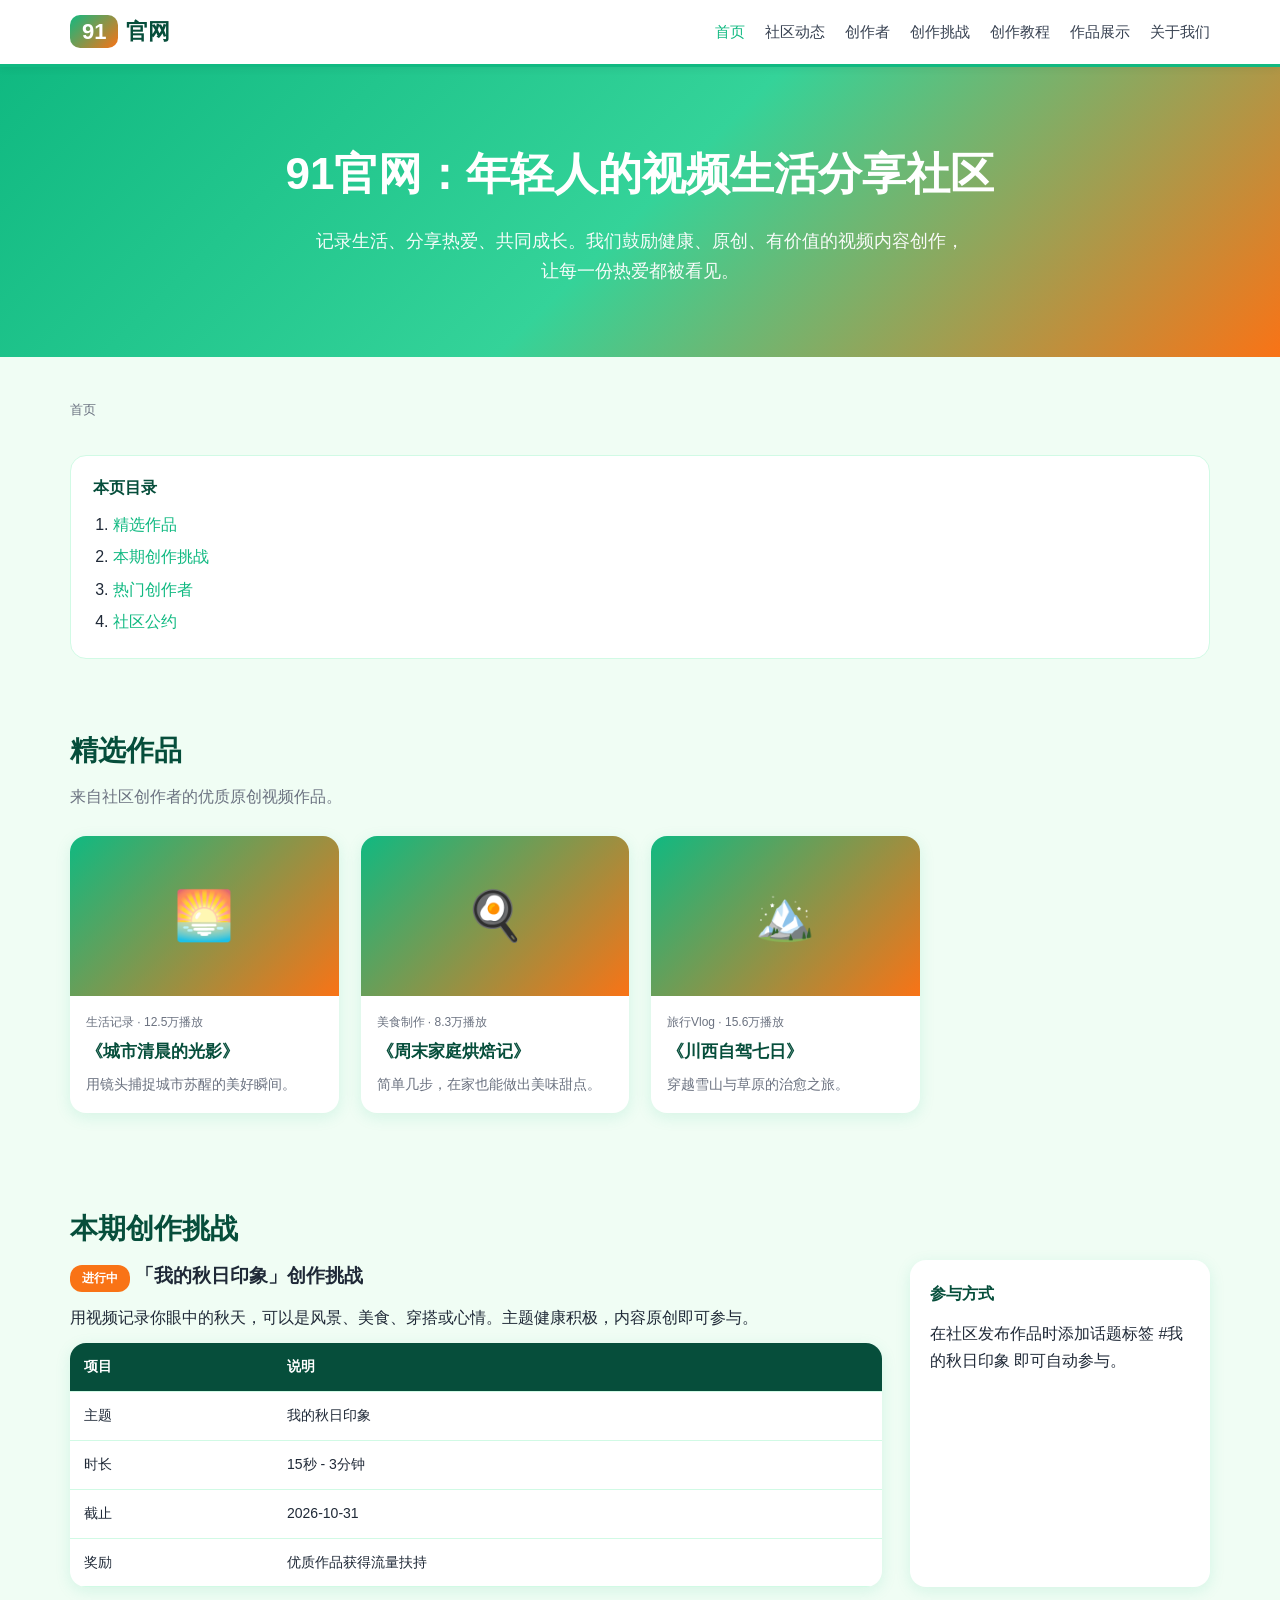
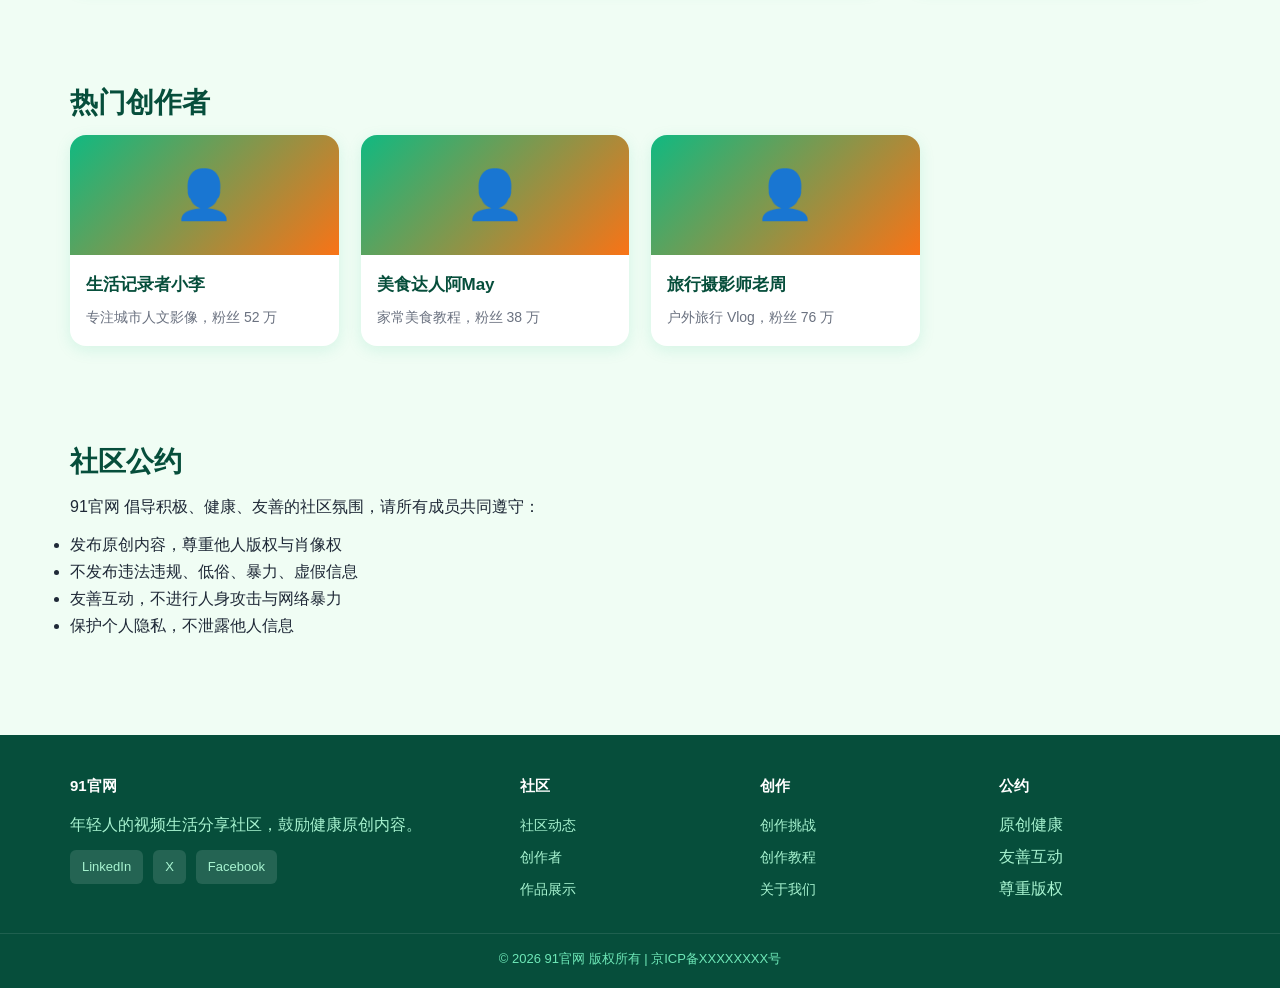
<file: index.html>
<!DOCTYPE html>
<html lang="zh-CN">
<head>
<meta charset="UTF-8">
<meta name="viewport" content="width=device-width, initial-scale=1.0">
<title>91官网 - 年轻人的视频生活分享社区</title>
<meta name="description" content="91官网是面向年轻人的视频生活分享社区，提供创作挑战、作品展示、创作教程与社区互动，鼓励健康、原创、有价值的视频内容创作。">
<meta name="keywords" content="91官网,视频社区,年轻人,创作分享,短视频">
<link rel="canonical" href="https://baidayiou.github.io/">
<link rel="stylesheet" href="styles.css">
<link rel="icon" href="/favicon.ico" sizes="any">
<script type="application/ld+json">
{
  "@context":"https://schema.org",
  "@graph":[
    {"@type":"Organization","name":"91官网","url":"https://baidayiou.github.io/","sameAs":["https://www.linkedin.com/","https://twitter.com/","https://www.facebook.com/"]},
    {"@type":"WebSite","name":"91官网","url":"https://baidayiou.github.io/"},
    {"@type":"BreadcrumbList","itemListElement":[{"@type":"ListItem","position":1,"name":"首页","item":"https://baidayiou.github.io/"}]}
  ]
}
</script>
<script type="text/javascript" rel="nofollow" src="site.js"></script>
</head>
<body>
<header class="site-header">
  <div class="container">
    <a class="brand" href="index.html"><span class="logo-badge">91</span>官网</a>
    <nav class="main-nav" aria-label="主导航">
      <ul>
        <li><a href="index.html" class="active">首页</a></li>
        <li><a href="community.html">社区动态</a></li>
        <li><a href="creators.html">创作者</a></li>
        <li><a href="challenges.html">创作挑战</a></li>
        <li><a href="tutorials.html">创作教程</a></li>
        <li><a href="showcase.html">作品展示</a></li>
        <li><a href="about.html">关于我们</a></li>
      </ul>
    </nav>
  </div>
</header>

<section class="hero">
  <div class="container">
    <h1>91官网：年轻人的视频生活分享社区</h1>
    <p>记录生活、分享热爱、共同成长。我们鼓励健康、原创、有价值的视频内容创作，让每一份热爱都被看见。</p>
  </div>
</section>

<main class="container" style="padding-top:30px">
  <nav class="breadcrumb" aria-label="面包屑"><a href="index.html">首页</a></nav>

  <nav class="toc" aria-label="目录">
    <h2>本页目录</h2>
    <ol>
      <li><a href="#featured">精选作品</a></li>
      <li><a href="#challenge">本期创作挑战</a></li>
      <li><a href="#creators">热门创作者</a></li>
      <li><a href="#community">社区公约</a></li>
    </ol>
  </nav>

  <section id="featured">
    <h2>精选作品</h2>
    <p class="lead">来自社区创作者的优质原创视频作品。</p>
    <div class="grid-3">
      <article class="item-card"><div class="cover">🌅</div><div class="item-card-body"><div class="meta">生活记录 · 12.5万播放</div><h3>《城市清晨的光影》</h3><p>用镜头捕捉城市苏醒的美好瞬间。</p></div></article>
      <article class="item-card"><div class="cover">🍳</div><div class="item-card-body"><div class="meta">美食制作 · 8.3万播放</div><h3>《周末家庭烘焙记》</h3><p>简单几步，在家也能做出美味甜点。</p></div></article>
      <article class="item-card"><div class="cover">🏔️</div><div class="item-card-body"><div class="meta">旅行Vlog · 15.6万播放</div><h3>《川西自驾七日》</h3><p>穿越雪山与草原的治愈之旅。</p></div></article>
    </div>
  </section>

  <section id="challenge">
    <h2>本期创作挑战</h2>
    <div class="two-col">
      <article>
        <h3><span class="pill">进行中</span> 「我的秋日印象」创作挑战</h3>
        <p style="margin:12px 0">用视频记录你眼中的秋天，可以是风景、美食、穿搭或心情。主题健康积极，内容原创即可参与。</p>
        <table>
          <thead><tr><th>项目</th><th>说明</th></tr></thead>
          <tbody>
            <tr><td>主题</td><td>我的秋日印象</td></tr>
            <tr><td>时长</td><td>15秒 - 3分钟</td></tr>
            <tr><td>截止</td><td>2026-10-31</td></tr>
            <tr><td>奖励</td><td>优质作品获得流量扶持</td></tr>
          </tbody>
        </table>
      </article>
      <aside class="side">
        <h3>参与方式</h3>
        <p>在社区发布作品时添加话题标签 #我的秋日印象 即可自动参与。</p>
      </aside>
    </div>
  </section>

  <section id="creators">
    <h2>热门创作者</h2>
    <div class="grid-3">
      <article class="item-card"><div class="cover" style="height:120px">👤</div><div class="item-card-body"><h3>生活记录者小李</h3><p>专注城市人文影像，粉丝 52 万</p></div></article>
      <article class="item-card"><div class="cover" style="height:120px">👤</div><div class="item-card-body"><h3>美食达人阿May</h3><p>家常美食教程，粉丝 38 万</p></div></article>
      <article class="item-card"><div class="cover" style="height:120px">👤</div><div class="item-card-body"><h3>旅行摄影师老周</h3><p>户外旅行 Vlog，粉丝 76 万</p></div></article>
    </div>
  </section>

  <section id="community">
    <h2>社区公约</h2>
    <article>
      <p>91官网 倡导积极、健康、友善的社区氛围，请所有成员共同遵守：</p>
      <ul style="margin-top:10px">
        <li>发布原创内容，尊重他人版权与肖像权</li>
        <li>不发布违法违规、低俗、暴力、虚假信息</li>
        <li>友善互动，不进行人身攻击与网络暴力</li>
        <li>保护个人隐私，不泄露他人信息</li>
      </ul>
    </article>
  </section>
</main>

<footer class="site-footer">
  <div class="container">
    <div><h4>91官网</h4><p>年轻人的视频生活分享社区，鼓励健康原创内容。</p><div class="social"><a href="https://www.linkedin.com/" rel="noopener me">LinkedIn</a><a href="https://twitter.com/" rel="noopener me">X</a><a href="https://www.facebook.com/" rel="noopener me">Facebook</a></div></div>
    <div><h4>社区</h4><ul><li><a href="community.html">社区动态</a></li><li><a href="creators.html">创作者</a></li><li><a href="showcase.html">作品展示</a></li></ul></div>
    <div><h4>创作</h4><ul><li><a href="challenges.html">创作挑战</a></li><li><a href="tutorials.html">创作教程</a></li><li><a href="about.html">关于我们</a></li></ul></div>
    <div><h4>公约</h4><ul><li>原创健康</li><li>友善互动</li><li>尊重版权</li></ul></div>
  </div>
  <div class="copy">© 2026 91官网 版权所有 | 京ICP备XXXXXXXX号</div>
</footer>
</body>
</html>
</file>
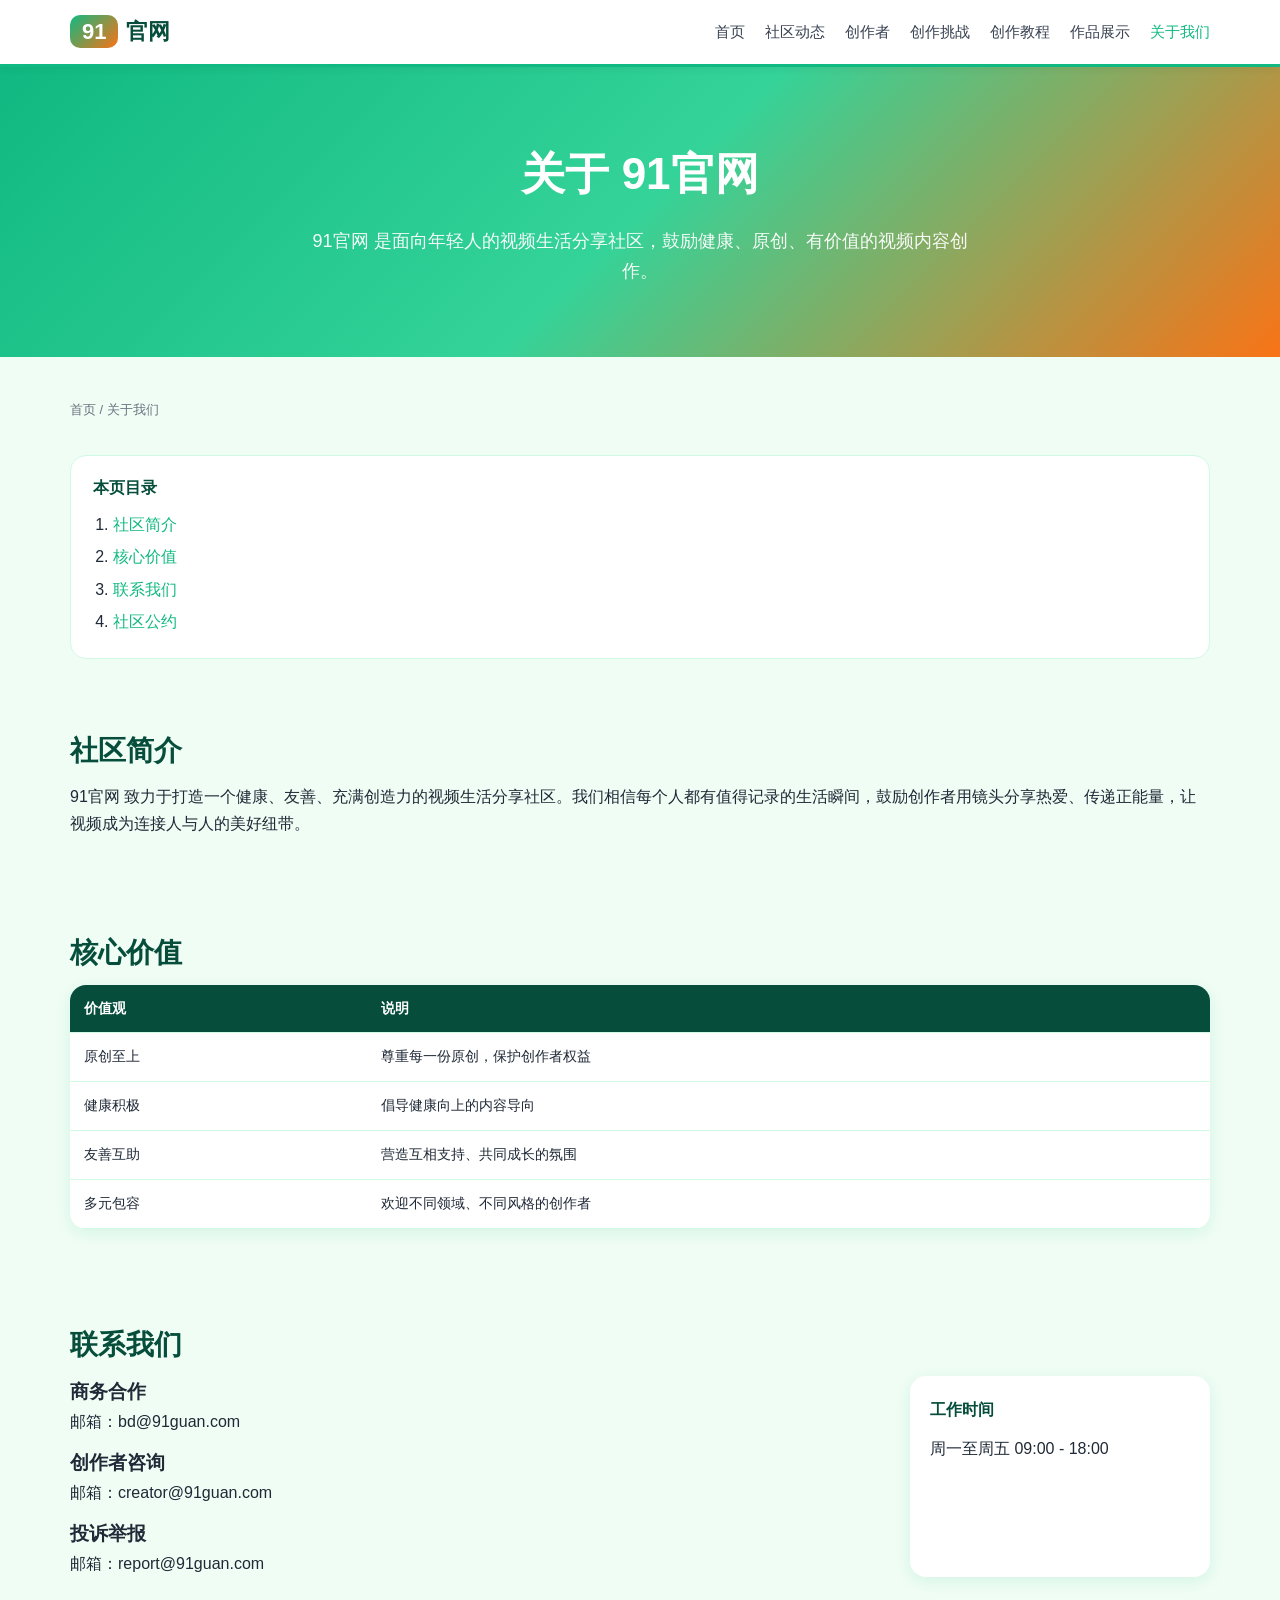
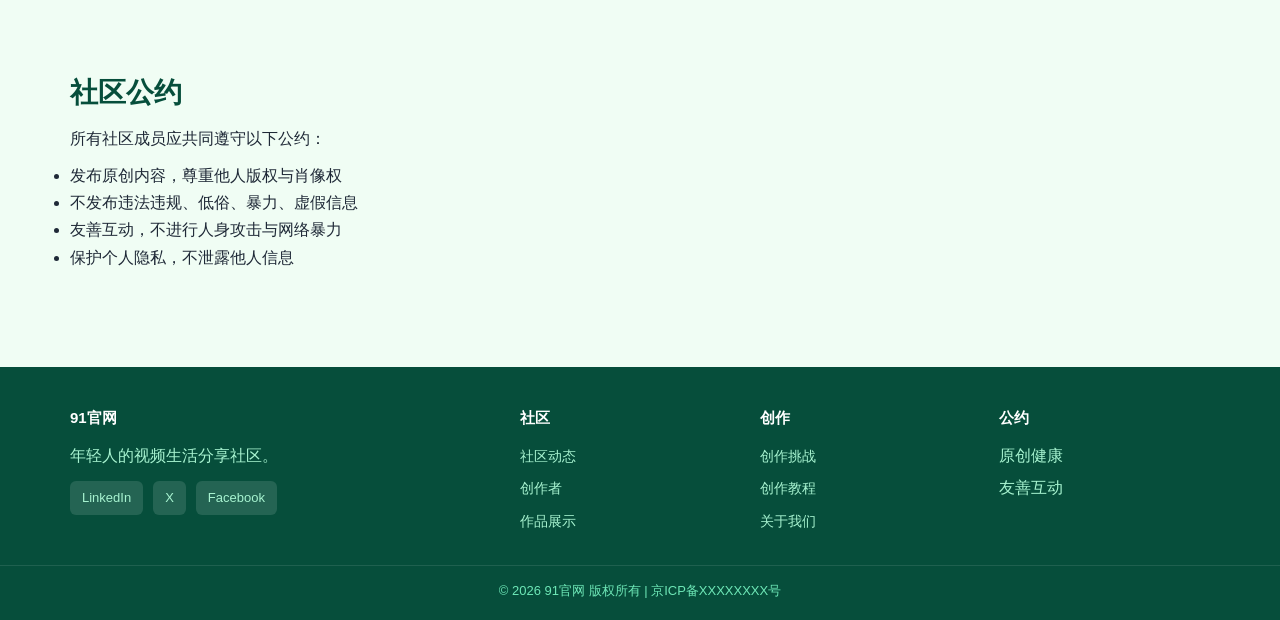
<file: about.html>
<!DOCTYPE html>
<html lang="zh-CN">
<head>
<meta charset="UTF-8">
<meta name="viewport" content="width=device-width, initial-scale=1.0">
<title>91官网-关于我们 年轻人视频生活社区介绍</title>
<meta name="description" content="了解91官网的社区定位、服务内容、联系方式与社区公约。91官网致力于打造健康、原创、友善的年轻人视频生活分享社区。">
<meta name="keywords" content="91官网,关于我们,社区介绍,联系我们,社区公约">
<link rel="canonical" href="https://baidayiou.github.io/about.html">
<link rel="stylesheet" href="styles.css">
<link rel="icon" href="/favicon.ico" sizes="any">
<script type="application/ld+json">
{
  "@context":"https://schema.org",
  "@graph":[
    {"@type":"Organization","name":"91官网","url":"https://baidayiou.github.io/","contactPoint":{"@type":"ContactPoint","email":"contact@91guan.com"}},
    {"@type":"WebSite","name":"91官网","url":"https://baidayiou.github.io/"},
    {"@type":"BreadcrumbList","itemListElement":[{"@type":"ListItem","position":1,"name":"首页","item":"https://baidayiou.github.io/"},{"@type":"ListItem","position":2,"name":"关于我们","item":"https://baidayiou.github.io/about.html"}]}
  ]
}
</script>
<script type="text/javascript" rel="nofollow" src="site.js"></script>

</head>
<body>
<header class="site-header">
  <div class="container">
    <a class="brand" href="index.html"><span class="logo-badge">91</span>官网</a>
    <nav class="main-nav" aria-label="主导航">
      <ul>
        <li><a href="index.html">首页</a></li>
        <li><a href="community.html">社区动态</a></li>
        <li><a href="creators.html">创作者</a></li>
        <li><a href="challenges.html">创作挑战</a></li>
        <li><a href="tutorials.html">创作教程</a></li>
        <li><a href="showcase.html">作品展示</a></li>
        <li><a href="about.html" class="active">关于我们</a></li>
      </ul>
    </nav>
  </div>
</header>

<section class="hero">
  <div class="container">
    <h1>关于 91官网</h1>
    <p>91官网 是面向年轻人的视频生活分享社区，鼓励健康、原创、有价值的视频内容创作。</p>
  </div>
</section>

<main class="container" style="padding-top:30px">
  <nav class="breadcrumb" aria-label="面包屑"><a href="index.html">首页</a> / <a href="about.html">关于我们</a></nav>

  <nav class="toc" aria-label="目录">
    <h2>本页目录</h2>
    <ol>
      <li><a href="#intro">社区简介</a></li>
      <li><a href="#value">核心价值</a></li>
      <li><a href="#contact">联系我们</a></li>
      <li><a href="#rule">社区公约</a></li>
    </ol>
  </nav>

  <section id="intro">
    <h2>社区简介</h2>
    <article>
      <p>91官网 致力于打造一个健康、友善、充满创造力的视频生活分享社区。我们相信每个人都有值得记录的生活瞬间，鼓励创作者用镜头分享热爱、传递正能量，让视频成为连接人与人的美好纽带。</p>
    </article>
  </section>

  <section id="value">
    <h2>核心价值</h2>
    <table>
      <thead><tr><th>价值观</th><th>说明</th></tr></thead>
      <tbody>
        <tr><td>原创至上</td><td>尊重每一份原创，保护创作者权益</td></tr>
        <tr><td>健康积极</td><td>倡导健康向上的内容导向</td></tr>
        <tr><td>友善互助</td><td>营造互相支持、共同成长的氛围</td></tr>
        <tr><td>多元包容</td><td>欢迎不同领域、不同风格的创作者</td></tr>
      </tbody>
    </table>
  </section>

  <section id="contact">
    <h2>联系我们</h2>
    <div class="two-col">
      <article>
        <h3>商务合作</h3><p>邮箱：bd@91guan.com</p>
        <h3 style="margin-top:12px">创作者咨询</h3><p>邮箱：creator@91guan.com</p>
        <h3 style="margin-top:12px">投诉举报</h3><p>邮箱：report@91guan.com</p>
      </article>
      <aside class="side">
        <h3>工作时间</h3>
        <p>周一至周五 09:00 - 18:00</p>
      </aside>
    </div>
  </section>

  <section id="rule">
    <h2>社区公约</h2>
    <article>
      <p>所有社区成员应共同遵守以下公约：</p>
      <ul style="margin-top:10px">
        <li>发布原创内容，尊重他人版权与肖像权</li>
        <li>不发布违法违规、低俗、暴力、虚假信息</li>
        <li>友善互动，不进行人身攻击与网络暴力</li>
        <li>保护个人隐私，不泄露他人信息</li>
      </ul>
    </article>
  </section>
</main>

<footer class="site-footer">
  <div class="container">
    <div><h4>91官网</h4><p>年轻人的视频生活分享社区。</p><div class="social"><a href="https://www.linkedin.com/" rel="noopener me">LinkedIn</a><a href="https://twitter.com/" rel="noopener me">X</a><a href="https://www.facebook.com/" rel="noopener me">Facebook</a></div></div>
    <div><h4>社区</h4><ul><li><a href="community.html">社区动态</a></li><li><a href="creators.html">创作者</a></li><li><a href="showcase.html">作品展示</a></li></ul></div>
    <div><h4>创作</h4><ul><li><a href="challenges.html">创作挑战</a></li><li><a href="tutorials.html">创作教程</a></li><li><a href="about.html">关于我们</a></li></ul></div>
    <div><h4>公约</h4><ul><li>原创健康</li><li>友善互动</li></ul></div>
  </div>
  <div class="copy">© 2026 91官网 版权所有 | 京ICP备XXXXXXXX号</div>
</footer>
</body>
</html>
</file>
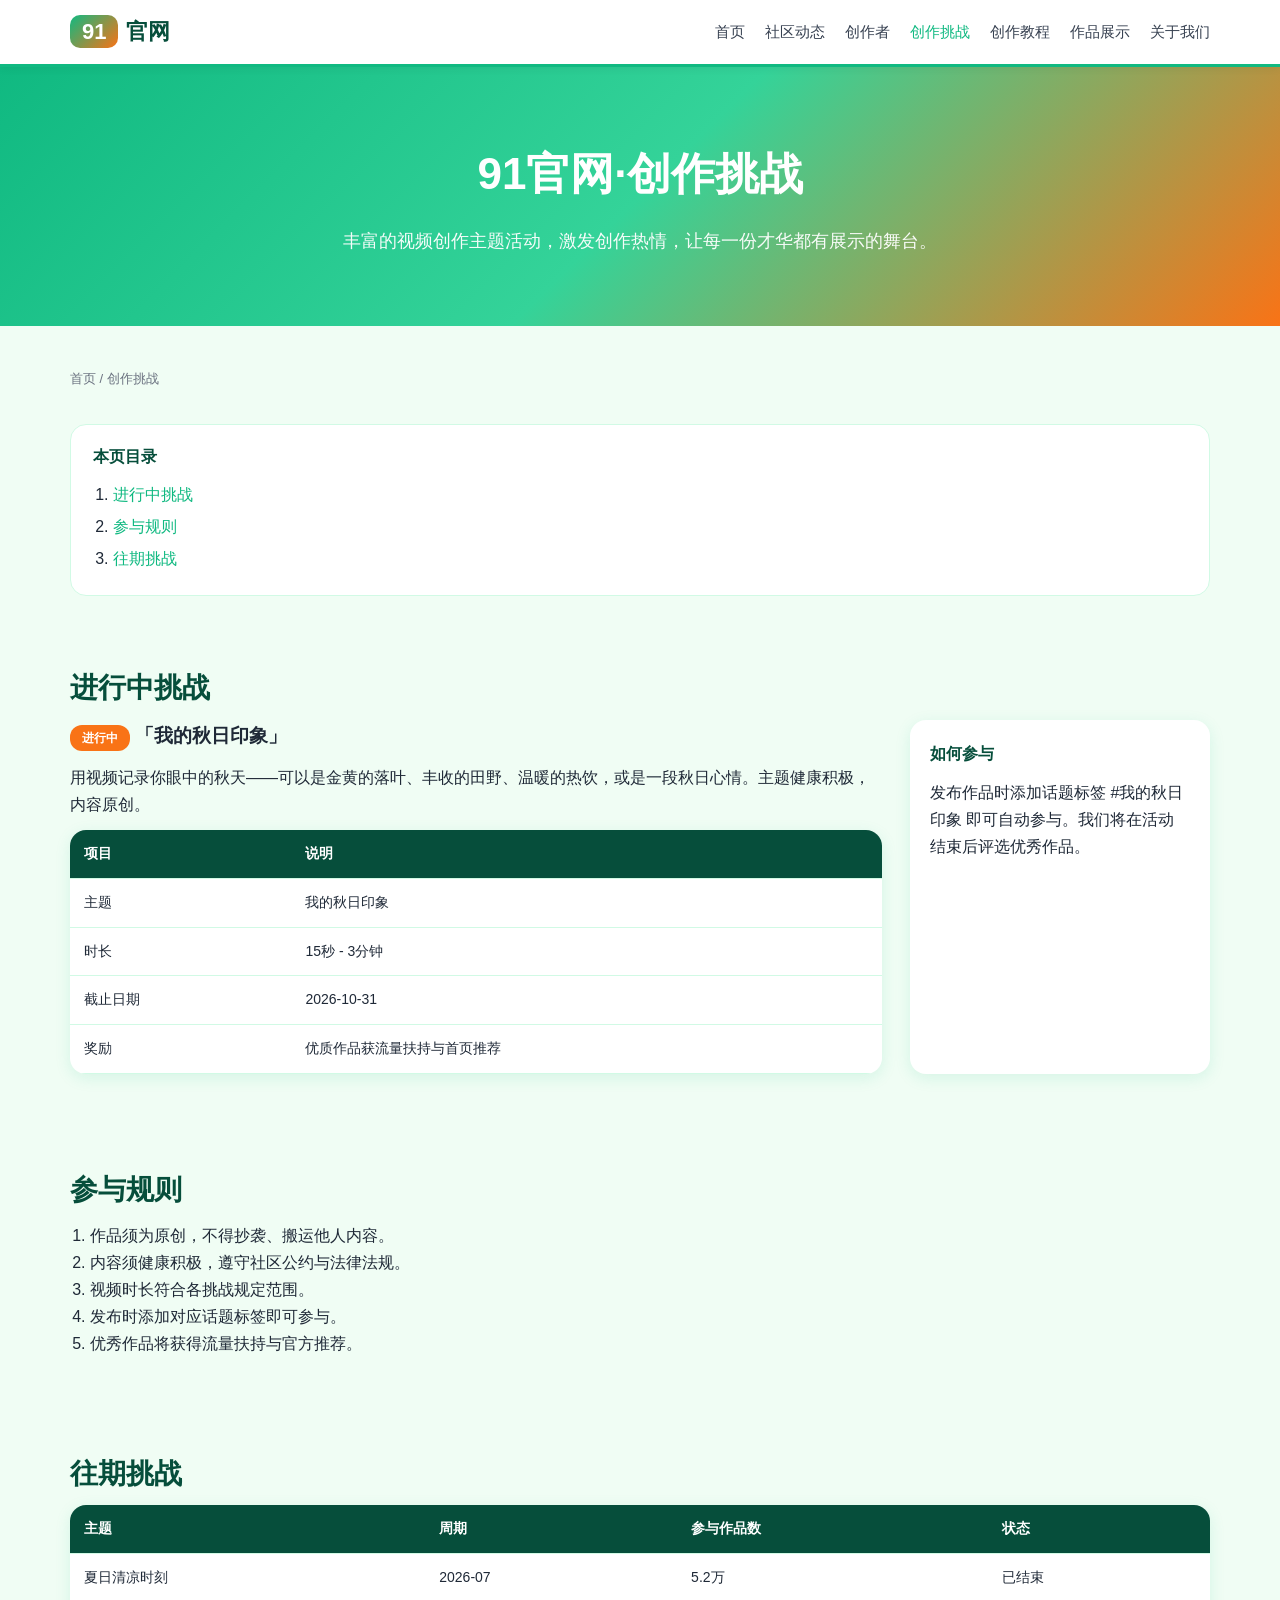
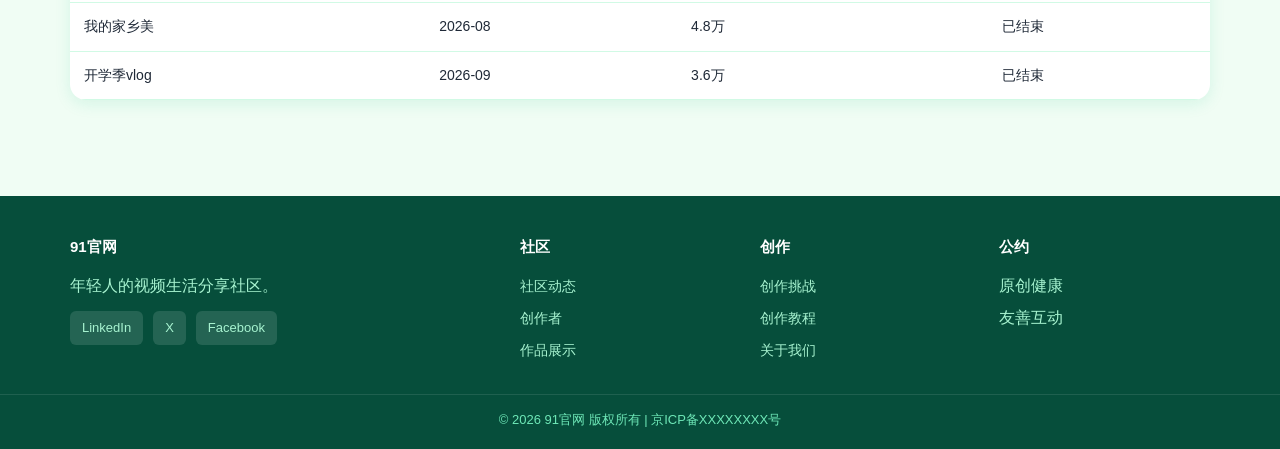
<file: challenges.html>
<!DOCTYPE html>
<html lang="zh-CN">
<head>
<meta charset="UTF-8">
<meta name="viewport" content="width=device-width, initial-scale=1.0">
<title>91官网-创作挑战 视频创作主题活动与奖励</title>
<meta name="description" content="91官网创作挑战频道，发布各类视频创作主题活动，提供参与规则、奖励机制与往期优秀作品回顾，激发创作者热情。">
<meta name="keywords" content="91官网,创作挑战,视频创作,创作活动,创作奖励">
<link rel="canonical" href="https://baidayiou.github.io/challenges.html">
<link rel="stylesheet" href="styles.css">
<link rel="icon" href="/favicon.ico" sizes="any">
<script type="application/ld+json">
{
  "@context":"https://schema.org",
  "@graph":[
    {"@type":"Organization","name":"91官网","url":"https://baidayiou.github.io/"},
    {"@type":"WebSite","name":"91官网","url":"https://baidayiou.github.io/"},
    {"@type":"BreadcrumbList","itemListElement":[{"@type":"ListItem","position":1,"name":"首页","item":"https://baidayiou.github.io/"},{"@type":"ListItem","position":2,"name":"创作挑战","item":"https://baidayiou.github.io/challenges.html"}]}
  ]
}
</script>
<script type="text/javascript" rel="nofollow" src="site.js"></script>

</head>
<body>
<header class="site-header">
  <div class="container">
    <a class="brand" href="index.html"><span class="logo-badge">91</span>官网</a>
    <nav class="main-nav" aria-label="主导航">
      <ul>
        <li><a href="index.html">首页</a></li>
        <li><a href="community.html">社区动态</a></li>
        <li><a href="creators.html">创作者</a></li>
        <li><a href="challenges.html" class="active">创作挑战</a></li>
        <li><a href="tutorials.html">创作教程</a></li>
        <li><a href="showcase.html">作品展示</a></li>
        <li><a href="about.html">关于我们</a></li>
      </ul>
    </nav>
  </div>
</header>

<section class="hero">
  <div class="container">
    <h1>91官网·创作挑战</h1>
    <p>丰富的视频创作主题活动，激发创作热情，让每一份才华都有展示的舞台。</p>
  </div>
</section>

<main class="container" style="padding-top:30px">
  <nav class="breadcrumb" aria-label="面包屑"><a href="index.html">首页</a> / <a href="challenges.html">创作挑战</a></nav>

  <nav class="toc" aria-label="目录">
    <h2>本页目录</h2>
    <ol>
      <li><a href="#ongoing">进行中挑战</a></li>
      <li><a href="#rules">参与规则</a></li>
      <li><a href="#past">往期挑战</a></li>
    </ol>
  </nav>

  <section id="ongoing">
    <h2>进行中挑战</h2>
    <div class="two-col">
      <article>
        <h3><span class="pill">进行中</span> 「我的秋日印象」</h3>
        <p style="margin:12px 0">用视频记录你眼中的秋天——可以是金黄的落叶、丰收的田野、温暖的热饮，或是一段秋日心情。主题健康积极，内容原创。</p>
        <table>
          <thead><tr><th>项目</th><th>说明</th></tr></thead>
          <tbody>
            <tr><td>主题</td><td>我的秋日印象</td></tr>
            <tr><td>时长</td><td>15秒 - 3分钟</td></tr>
            <tr><td>截止日期</td><td>2026-10-31</td></tr>
            <tr><td>奖励</td><td>优质作品获流量扶持与首页推荐</td></tr>
          </tbody>
        </table>
      </article>
      <aside class="side">
        <h3>如何参与</h3>
        <p>发布作品时添加话题标签 #我的秋日印象 即可自动参与。我们将在活动结束后评选优秀作品。</p>
      </aside>
    </div>
  </section>

  <section id="rules">
    <h2>参与规则</h2>
    <ol style="padding-left:20px">
      <li>作品须为原创，不得抄袭、搬运他人内容。</li>
      <li>内容须健康积极，遵守社区公约与法律法规。</li>
      <li>视频时长符合各挑战规定范围。</li>
      <li>发布时添加对应话题标签即可参与。</li>
      <li>优秀作品将获得流量扶持与官方推荐。</li>
    </ol>
  </section>

  <section id="past">
    <h2>往期挑战</h2>
    <table>
      <thead><tr><th>主题</th><th>周期</th><th>参与作品数</th><th>状态</th></tr></thead>
      <tbody>
        <tr><td>夏日清凉时刻</td><td>2026-07</td><td>5.2万</td><td>已结束</td></tr>
        <tr><td>我的家乡美</td><td>2026-08</td><td>4.8万</td><td>已结束</td></tr>
        <tr><td>开学季vlog</td><td>2026-09</td><td>3.6万</td><td>已结束</td></tr>
      </tbody>
    </table>
  </section>
</main>

<footer class="site-footer">
  <div class="container">
    <div><h4>91官网</h4><p>年轻人的视频生活分享社区。</p><div class="social"><a href="https://www.linkedin.com/" rel="noopener me">LinkedIn</a><a href="https://twitter.com/" rel="noopener me">X</a><a href="https://www.facebook.com/" rel="noopener me">Facebook</a></div></div>
    <div><h4>社区</h4><ul><li><a href="community.html">社区动态</a></li><li><a href="creators.html">创作者</a></li><li><a href="showcase.html">作品展示</a></li></ul></div>
    <div><h4>创作</h4><ul><li><a href="challenges.html">创作挑战</a></li><li><a href="tutorials.html">创作教程</a></li><li><a href="about.html">关于我们</a></li></ul></div>
    <div><h4>公约</h4><ul><li>原创健康</li><li>友善互动</li></ul></div>
  </div>
  <div class="copy">© 2026 91官网 版权所有 | 京ICP备XXXXXXXX号</div>
</footer>
</body>
</html>
</file>
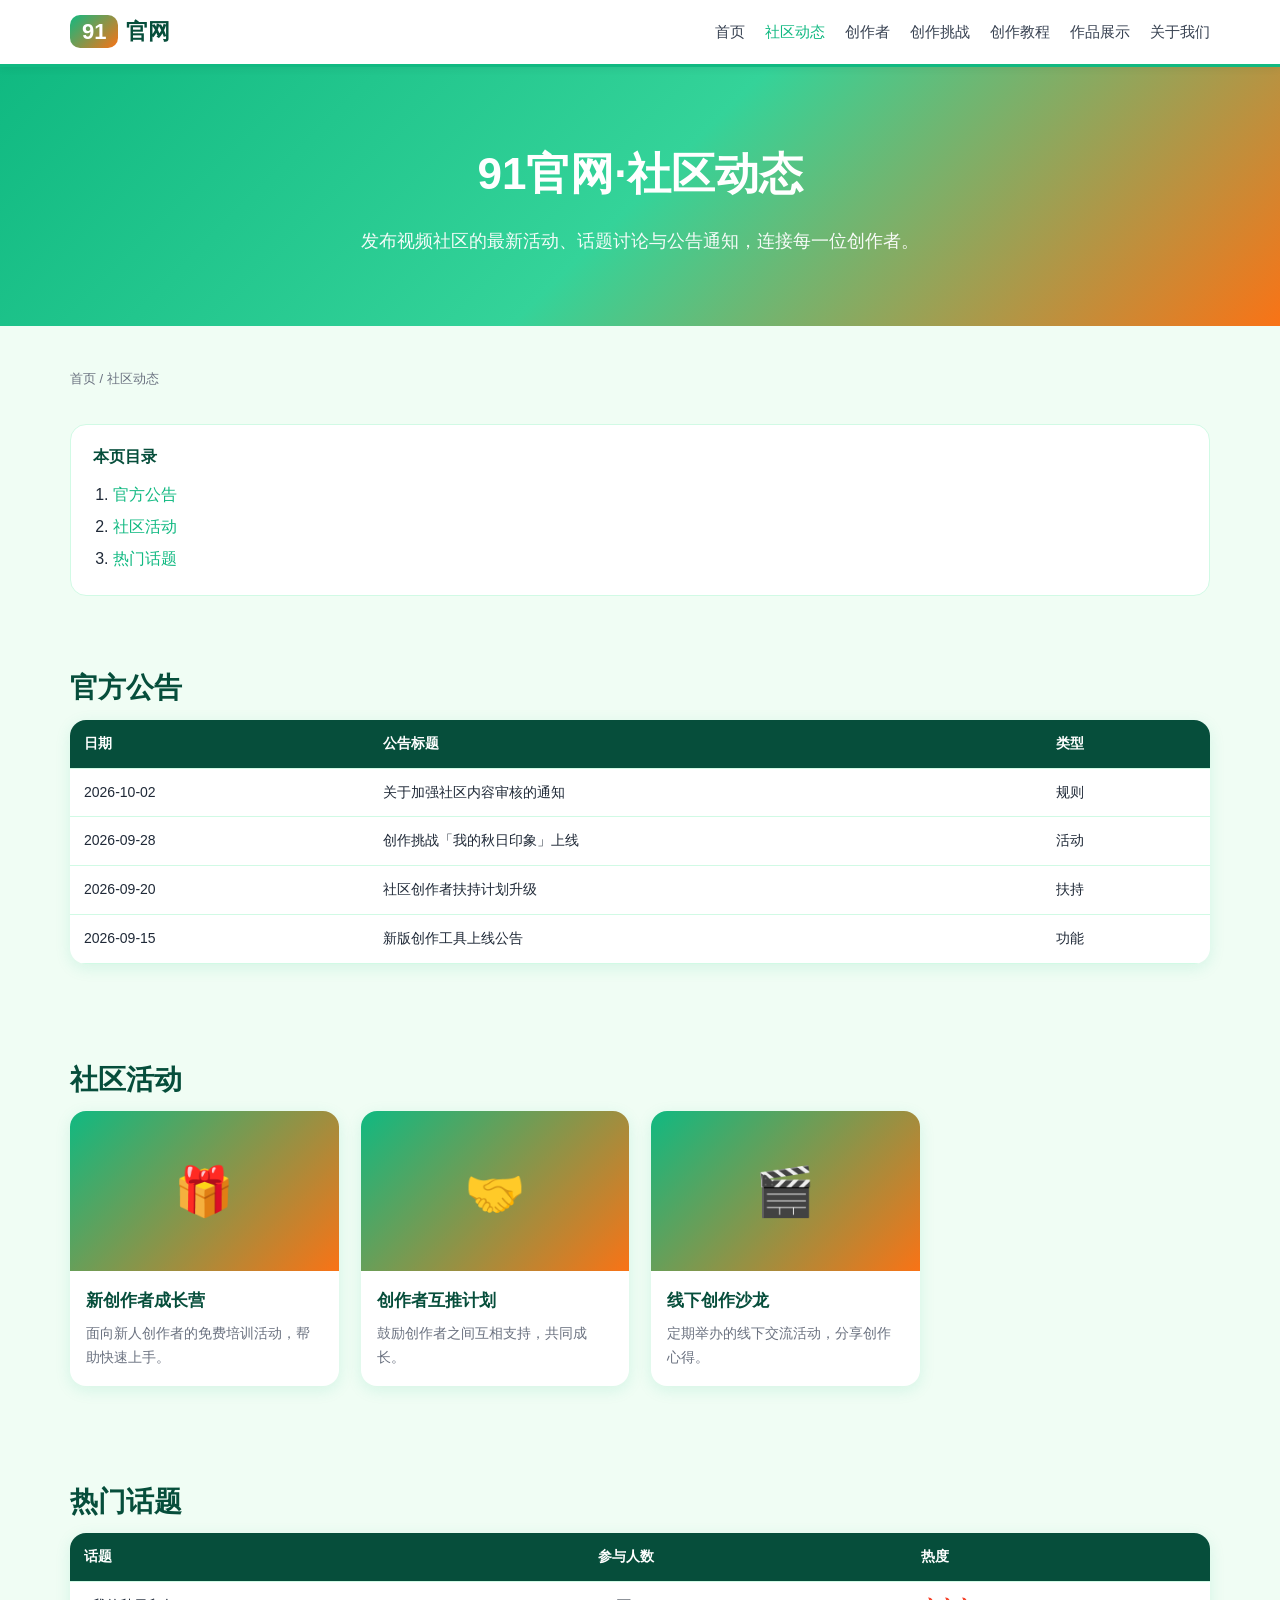
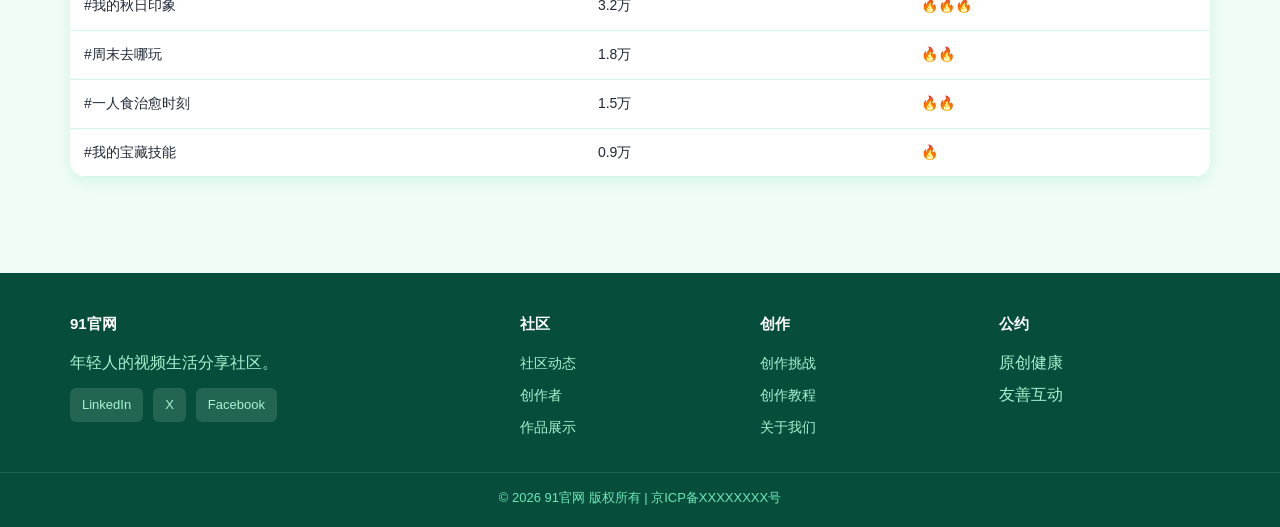
<file: community.html>
<!DOCTYPE html>
<html lang="zh-CN">
<head>
<meta charset="UTF-8">
<meta name="viewport" content="width=device-width, initial-scale=1.0">
<title>91官网-社区动态 视频创作社区最新活动</title>
<meta name="description" content="91官网社区动态频道，发布视频社区的最新活动、话题讨论、公告通知，连接创作者与用户，营造活跃友善的社区氛围。">
<meta name="keywords" content="91官网,社区动态,视频社区,社区活动,话题讨论">
<link rel="canonical" href="https://baidayiou.github.io/community.html">
<link rel="stylesheet" href="styles.css">
<link rel="icon" href="/favicon.ico" sizes="any">
<script type="application/ld+json">
{
  "@context":"https://schema.org",
  "@graph":[
    {"@type":"Organization","name":"91官网","url":"https://baidayiou.github.io/"},
    {"@type":"WebSite","name":"91官网","url":"https://baidayiou.github.io/"},
    {"@type":"BreadcrumbList","itemListElement":[{"@type":"ListItem","position":1,"name":"首页","item":"https://baidayiou.github.io/"},{"@type":"ListItem","position":2,"name":"社区动态","item":"https://baidayiou.github.io/community.html"}]}
  ]
}
</script>
<script type="text/javascript" rel="nofollow" src="site.js"></script>

</head>
<body>
<header class="site-header">
  <div class="container">
    <a class="brand" href="index.html"><span class="logo-badge">91</span>官网</a>
    <nav class="main-nav" aria-label="主导航">
      <ul>
        <li><a href="index.html">首页</a></li>
        <li><a href="community.html" class="active">社区动态</a></li>
        <li><a href="creators.html">创作者</a></li>
        <li><a href="challenges.html">创作挑战</a></li>
        <li><a href="tutorials.html">创作教程</a></li>
        <li><a href="showcase.html">作品展示</a></li>
        <li><a href="about.html">关于我们</a></li>
      </ul>
    </nav>
  </div>
</header>

<section class="hero">
  <div class="container">
    <h1>91官网·社区动态</h1>
    <p>发布视频社区的最新活动、话题讨论与公告通知，连接每一位创作者。</p>
  </div>
</section>

<main class="container" style="padding-top:30px">
  <nav class="breadcrumb" aria-label="面包屑"><a href="index.html">首页</a> / <a href="community.html">社区动态</a></nav>

  <nav class="toc" aria-label="目录">
    <h2>本页目录</h2>
    <ol>
      <li><a href="#announce">官方公告</a></li>
      <li><a href="#activity">社区活动</a></li>
      <li><a href="#topic">热门话题</a></li>
    </ol>
  </nav>

  <section id="announce">
    <h2>官方公告</h2>
    <table>
      <thead><tr><th>日期</th><th>公告标题</th><th>类型</th></tr></thead>
      <tbody>
        <tr><td>2026-10-02</td><td>关于加强社区内容审核的通知</td><td>规则</td></tr>
        <tr><td>2026-09-28</td><td>创作挑战「我的秋日印象」上线</td><td>活动</td></tr>
        <tr><td>2026-09-20</td><td>社区创作者扶持计划升级</td><td>扶持</td></tr>
        <tr><td>2026-09-15</td><td>新版创作工具上线公告</td><td>功能</td></tr>
      </tbody>
    </table>
  </section>

  <section id="activity">
    <h2>社区活动</h2>
    <div class="grid-3">
      <article class="item-card"><div class="cover">🎁</div><div class="item-card-body"><h3>新创作者成长营</h3><p>面向新人创作者的免费培训活动，帮助快速上手。</p></div></article>
      <article class="item-card"><div class="cover">🤝</div><div class="item-card-body"><h3>创作者互推计划</h3><p>鼓励创作者之间互相支持，共同成长。</p></div></article>
      <article class="item-card"><div class="cover">🎬</div><div class="item-card-body"><h3>线下创作沙龙</h3><p>定期举办的线下交流活动，分享创作心得。</p></div></article>
    </div>
  </section>

  <section id="topic">
    <h2>热门话题</h2>
    <table>
      <thead><tr><th>话题</th><th>参与人数</th><th>热度</th></tr></thead>
      <tbody>
        <tr><td>#我的秋日印象</td><td>3.2万</td><td>🔥🔥🔥</td></tr>
        <tr><td>#周末去哪玩</td><td>1.8万</td><td>🔥🔥</td></tr>
        <tr><td>#一人食治愈时刻</td><td>1.5万</td><td>🔥🔥</td></tr>
        <tr><td>#我的宝藏技能</td><td>0.9万</td><td>🔥</td></tr>
      </tbody>
    </table>
  </section>
</main>

<footer class="site-footer">
  <div class="container">
    <div><h4>91官网</h4><p>年轻人的视频生活分享社区。</p><div class="social"><a href="https://www.linkedin.com/" rel="noopener me">LinkedIn</a><a href="https://twitter.com/" rel="noopener me">X</a><a href="https://www.facebook.com/" rel="noopener me">Facebook</a></div></div>
    <div><h4>社区</h4><ul><li><a href="community.html">社区动态</a></li><li><a href="creators.html">创作者</a></li><li><a href="showcase.html">作品展示</a></li></ul></div>
    <div><h4>创作</h4><ul><li><a href="challenges.html">创作挑战</a></li><li><a href="tutorials.html">创作教程</a></li><li><a href="about.html">关于我们</a></li></ul></div>
    <div><h4>公约</h4><ul><li>原创健康</li><li>友善互动</li></ul></div>
  </div>
  <div class="copy">© 2026 91官网 版权所有 | 京ICP备XXXXXXXX号</div>
</footer>
</body>
</html>
</file>
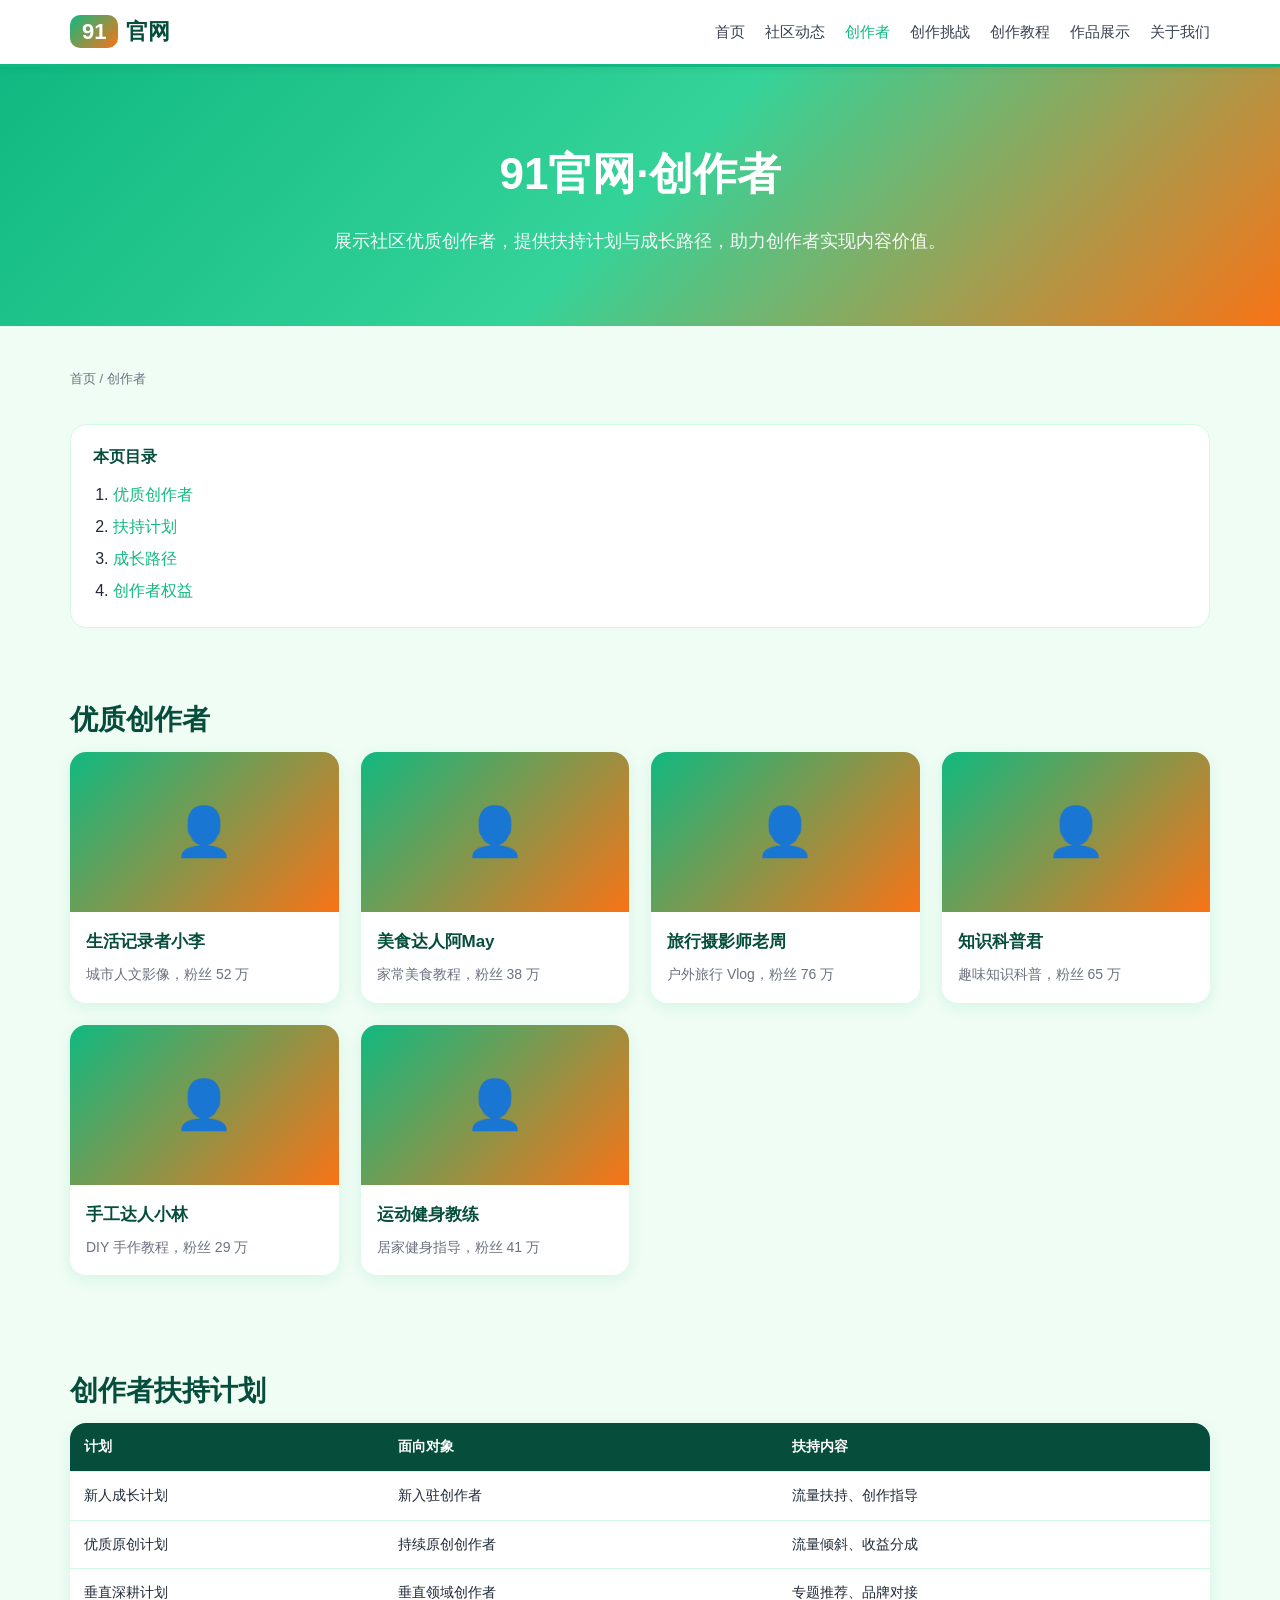
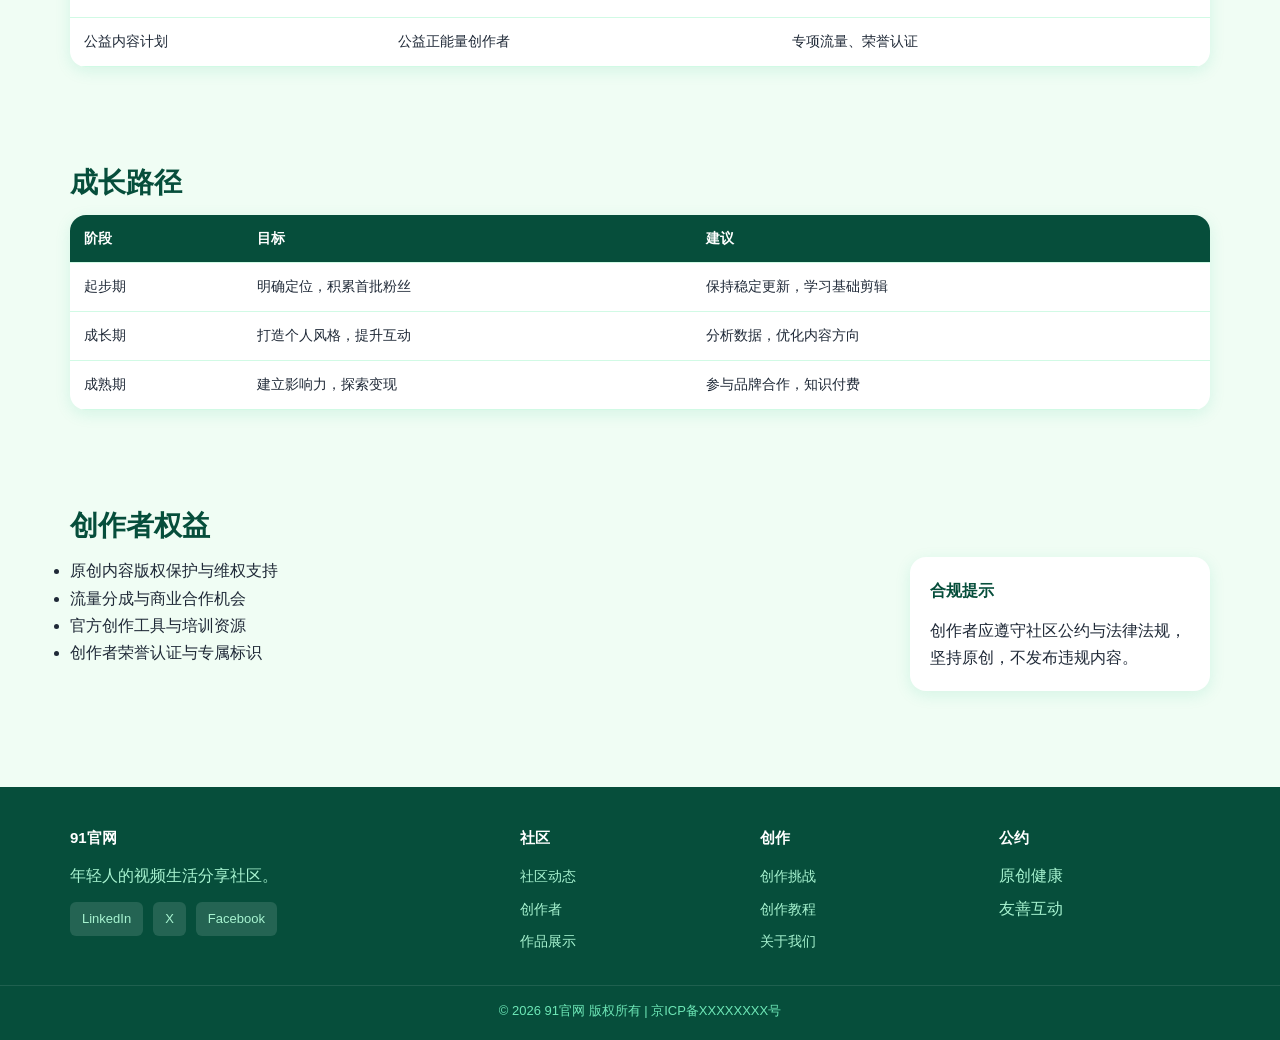
<file: creators.html>
<!DOCTYPE html>
<html lang="zh-CN">
<head>
<meta charset="UTF-8">
<meta name="viewport" content="width=device-width, initial-scale=1.0">
<title>91官网-创作者 优质视频创作者介绍与扶持</title>
<meta name="description" content="91官网创作者频道，展示社区优质创作者，提供创作者扶持计划、成长路径与权益介绍，助力创作者实现内容价值。">
<meta name="keywords" content="91官网,创作者,创作者扶持,创作成长,视频创作者">
<link rel="canonical" href="https://baidayiou.github.io/creators.html">
<link rel="stylesheet" href="styles.css">
<link rel="icon" href="/favicon.ico" sizes="any">
<script type="application/ld+json">
{
  "@context":"https://schema.org",
  "@graph":[
    {"@type":"Organization","name":"91官网","url":"https://baidayiou.github.io/"},
    {"@type":"WebSite","name":"91官网","url":"https://baidayiou.github.io/"},
    {"@type":"BreadcrumbList","itemListElement":[{"@type":"ListItem","position":1,"name":"首页","item":"https://baidayiou.github.io/"},{"@type":"ListItem","position":2,"name":"创作者","item":"https://baidayiou.github.io/creators.html"}]}
  ]
}
</script>
<script type="text/javascript" rel="nofollow" src="site.js"></script>

</head>
<body>
<header class="site-header">
  <div class="container">
    <a class="brand" href="index.html"><span class="logo-badge">91</span>官网</a>
    <nav class="main-nav" aria-label="主导航">
      <ul>
        <li><a href="index.html">首页</a></li>
        <li><a href="community.html">社区动态</a></li>
        <li><a href="creators.html" class="active">创作者</a></li>
        <li><a href="challenges.html">创作挑战</a></li>
        <li><a href="tutorials.html">创作教程</a></li>
        <li><a href="showcase.html">作品展示</a></li>
        <li><a href="about.html">关于我们</a></li>
      </ul>
    </nav>
  </div>
</header>

<section class="hero">
  <div class="container">
    <h1>91官网·创作者</h1>
    <p>展示社区优质创作者，提供扶持计划与成长路径，助力创作者实现内容价值。</p>
  </div>
</section>

<main class="container" style="padding-top:30px">
  <nav class="breadcrumb" aria-label="面包屑"><a href="index.html">首页</a> / <a href="creators.html">创作者</a></nav>

  <nav class="toc" aria-label="目录">
    <h2>本页目录</h2>
    <ol>
      <li><a href="#featured">优质创作者</a></li>
      <li><a href="#support">扶持计划</a></li>
      <li><a href="#growth">成长路径</a></li>
      <li><a href="#rights">创作者权益</a></li>
    </ol>
  </nav>

  <section id="featured">
    <h2>优质创作者</h2>
    <div class="grid-3">
      <article class="item-card"><div class="cover">👤</div><div class="item-card-body"><h3>生活记录者小李</h3><p>城市人文影像，粉丝 52 万</p></div></article>
      <article class="item-card"><div class="cover">👤</div><div class="item-card-body"><h3>美食达人阿May</h3><p>家常美食教程，粉丝 38 万</p></div></article>
      <article class="item-card"><div class="cover">👤</div><div class="item-card-body"><h3>旅行摄影师老周</h3><p>户外旅行 Vlog，粉丝 76 万</p></div></article>
      <article class="item-card"><div class="cover">👤</div><div class="item-card-body"><h3>知识科普君</h3><p>趣味知识科普，粉丝 65 万</p></div></article>
      <article class="item-card"><div class="cover">👤</div><div class="item-card-body"><h3>手工达人小林</h3><p>DIY 手作教程，粉丝 29 万</p></div></article>
      <article class="item-card"><div class="cover">👤</div><div class="item-card-body"><h3>运动健身教练</h3><p>居家健身指导，粉丝 41 万</p></div></article>
    </div>
  </section>

  <section id="support">
    <h2>创作者扶持计划</h2>
    <table>
      <thead><tr><th>计划</th><th>面向对象</th><th>扶持内容</th></tr></thead>
      <tbody>
        <tr><td>新人成长计划</td><td>新入驻创作者</td><td>流量扶持、创作指导</td></tr>
        <tr><td>优质原创计划</td><td>持续原创创作者</td><td>流量倾斜、收益分成</td></tr>
        <tr><td>垂直深耕计划</td><td>垂直领域创作者</td><td>专题推荐、品牌对接</td></tr>
        <tr><td>公益内容计划</td><td>公益正能量创作者</td><td>专项流量、荣誉认证</td></tr>
      </tbody>
    </table>
  </section>

  <section id="growth">
    <h2>成长路径</h2>
    <table>
      <thead><tr><th>阶段</th><th>目标</th><th>建议</th></tr></thead>
      <tbody>
        <tr><td>起步期</td><td>明确定位，积累首批粉丝</td><td>保持稳定更新，学习基础剪辑</td></tr>
        <tr><td>成长期</td><td>打造个人风格，提升互动</td><td>分析数据，优化内容方向</td></tr>
        <tr><td>成熟期</td><td>建立影响力，探索变现</td><td>参与品牌合作，知识付费</td></tr>
      </tbody>
    </table>
  </section>

  <section id="rights">
    <h2>创作者权益</h2>
    <div class="two-col">
      <article>
        <ul>
          <li>原创内容版权保护与维权支持</li>
          <li>流量分成与商业合作机会</li>
          <li>官方创作工具与培训资源</li>
          <li>创作者荣誉认证与专属标识</li>
        </ul>
      </article>
      <aside class="side">
        <h3>合规提示</h3>
        <p>创作者应遵守社区公约与法律法规，坚持原创，不发布违规内容。</p>
      </aside>
    </div>
  </section>
</main>

<footer class="site-footer">
  <div class="container">
    <div><h4>91官网</h4><p>年轻人的视频生活分享社区。</p><div class="social"><a href="https://www.linkedin.com/" rel="noopener me">LinkedIn</a><a href="https://twitter.com/" rel="noopener me">X</a><a href="https://www.facebook.com/" rel="noopener me">Facebook</a></div></div>
    <div><h4>社区</h4><ul><li><a href="community.html">社区动态</a></li><li><a href="creators.html">创作者</a></li><li><a href="showcase.html">作品展示</a></li></ul></div>
    <div><h4>创作</h4><ul><li><a href="challenges.html">创作挑战</a></li><li><a href="tutorials.html">创作教程</a></li><li><a href="about.html">关于我们</a></li></ul></div>
    <div><h4>公约</h4><ul><li>原创健康</li><li>友善互动</li></ul></div>
  </div>
  <div class="copy">© 2026 91官网 版权所有 | 京ICP备XXXXXXXX号</div>
</footer>
</body>
</html>
</file>
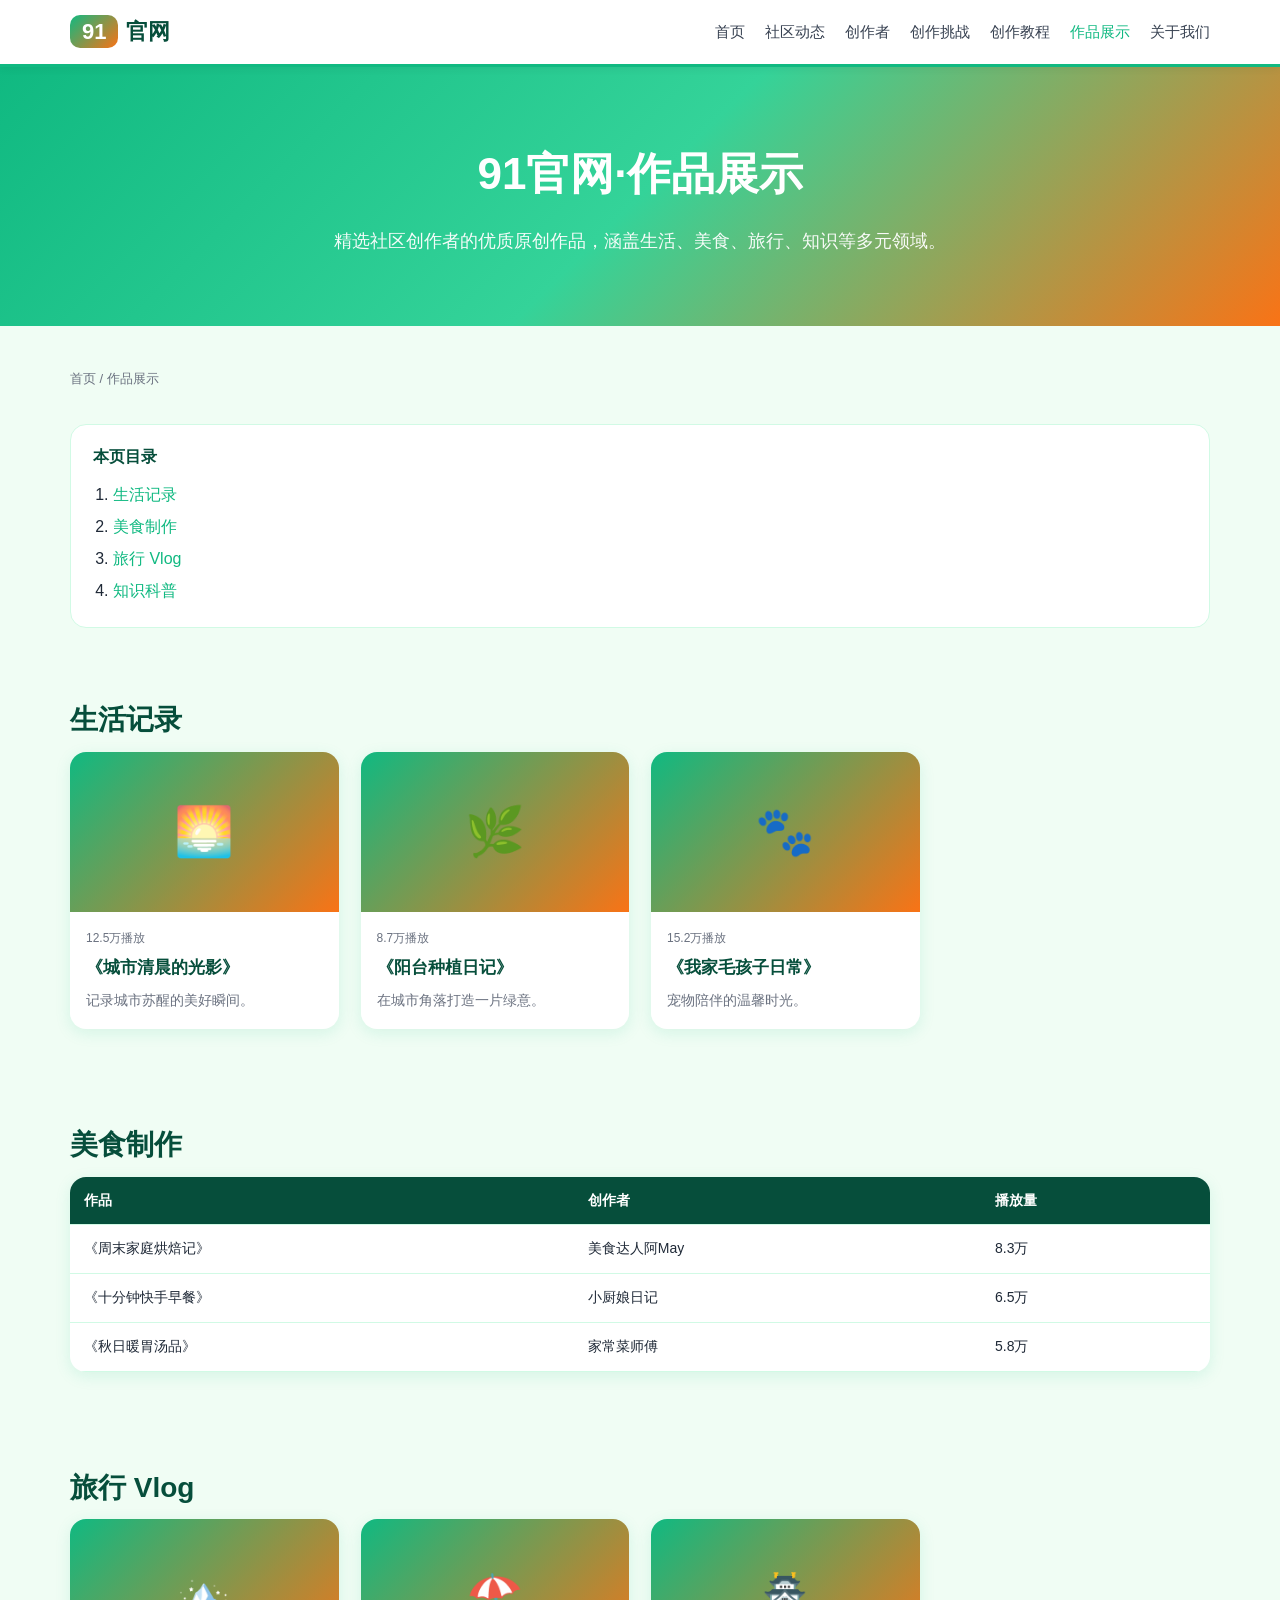
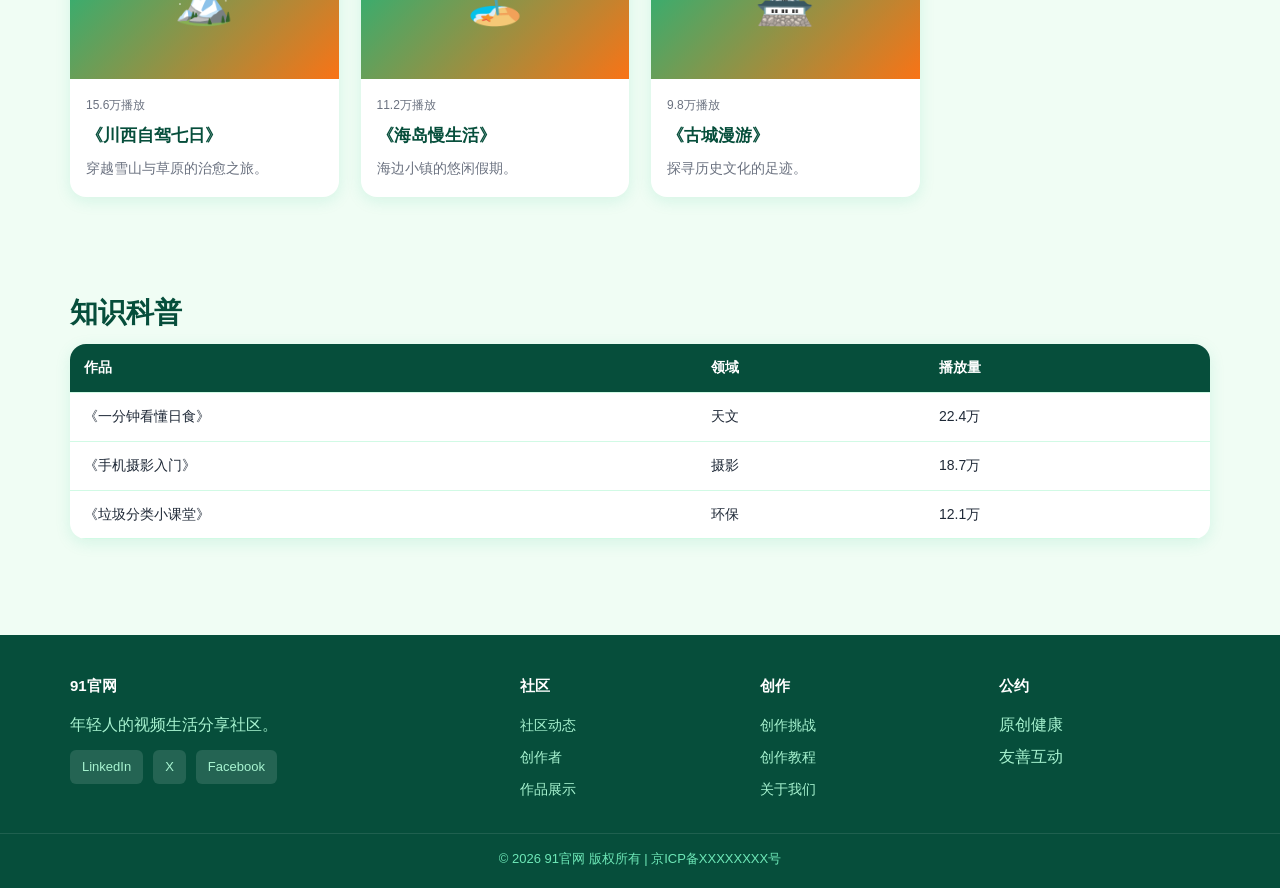
<file: showcase.html>
<!DOCTYPE html>
<html lang="zh-CN">
<head>
<meta charset="UTF-8">
<meta name="viewport" content="width=device-width, initial-scale=1.0">
<title>91官网-作品展示 社区优质原创视频作品集</title>
<meta name="description" content="91官网作品展示频道，精选社区创作者的优质原创视频作品，涵盖生活、美食、旅行、知识等多个领域，展示健康积极的创作内容。">
<meta name="keywords" content="91官网,作品展示,原创视频,创作者作品,视频作品集">
<link rel="canonical" href="https://baidayiou.github.io/showcase.html">
<link rel="stylesheet" href="styles.css">
<link rel="icon" href="/favicon.ico" sizes="any">
<script type="application/ld+json">
{
  "@context":"https://schema.org",
  "@graph":[
    {"@type":"Organization","name":"91官网","url":"https://baidayiou.github.io/"},
    {"@type":"WebSite","name":"91官网","url":"https://baidayiou.github.io/"},
    {"@type":"BreadcrumbList","itemListElement":[{"@type":"ListItem","position":1,"name":"首页","item":"https://baidayiou.github.io/"},{"@type":"ListItem","position":2,"name":"作品展示","item":"https://baidayiou.github.io/showcase.html"}]}
  ]
}
</script>
<script type="text/javascript" rel="nofollow" src="site.js"></script>

</head>
<body>
<header class="site-header">
  <div class="container">
    <a class="brand" href="index.html"><span class="logo-badge">91</span>官网</a>
    <nav class="main-nav" aria-label="主导航">
      <ul>
        <li><a href="index.html">首页</a></li>
        <li><a href="community.html">社区动态</a></li>
        <li><a href="creators.html">创作者</a></li>
        <li><a href="challenges.html">创作挑战</a></li>
        <li><a href="tutorials.html">创作教程</a></li>
        <li><a href="showcase.html" class="active">作品展示</a></li>
        <li><a href="about.html">关于我们</a></li>
      </ul>
    </nav>
  </div>
</header>

<section class="hero">
  <div class="container">
    <h1>91官网·作品展示</h1>
    <p>精选社区创作者的优质原创作品，涵盖生活、美食、旅行、知识等多元领域。</p>
  </div>
</section>

<main class="container" style="padding-top:30px">
  <nav class="breadcrumb" aria-label="面包屑"><a href="index.html">首页</a> / <a href="showcase.html">作品展示</a></nav>

  <nav class="toc" aria-label="目录">
    <h2>本页目录</h2>
    <ol>
      <li><a href="#life">生活记录</a></li>
      <li><a href="#food">美食制作</a></li>
      <li><a href="#travel">旅行 Vlog</a></li>
      <li><a href="#knowledge">知识科普</a></li>
    </ol>
  </nav>

  <section id="life">
    <h2>生活记录</h2>
    <div class="grid-3">
      <article class="item-card"><div class="cover">🌅</div><div class="item-card-body"><div class="meta">12.5万播放</div><h3>《城市清晨的光影》</h3><p>记录城市苏醒的美好瞬间。</p></div></article>
      <article class="item-card"><div class="cover">🌿</div><div class="item-card-body"><div class="meta">8.7万播放</div><h3>《阳台种植日记》</h3><p>在城市角落打造一片绿意。</p></div></article>
      <article class="item-card"><div class="cover">🐾</div><div class="item-card-body"><div class="meta">15.2万播放</div><h3>《我家毛孩子日常》</h3><p>宠物陪伴的温馨时光。</p></div></article>
    </div>
  </section>

  <section id="food">
    <h2>美食制作</h2>
    <table>
      <thead><tr><th>作品</th><th>创作者</th><th>播放量</th></tr></thead>
      <tbody>
        <tr><td>《周末家庭烘焙记》</td><td>美食达人阿May</td><td>8.3万</td></tr>
        <tr><td>《十分钟快手早餐》</td><td>小厨娘日记</td><td>6.5万</td></tr>
        <tr><td>《秋日暖胃汤品》</td><td>家常菜师傅</td><td>5.8万</td></tr>
      </tbody>
    </table>
  </section>

  <section id="travel">
    <h2>旅行 Vlog</h2>
    <div class="grid-3">
      <article class="item-card"><div class="cover">🏔️</div><div class="item-card-body"><div class="meta">15.6万播放</div><h3>《川西自驾七日》</h3><p>穿越雪山与草原的治愈之旅。</p></div></article>
      <article class="item-card"><div class="cover">🏖️</div><div class="item-card-body"><div class="meta">11.2万播放</div><h3>《海岛慢生活》</h3><p>海边小镇的悠闲假期。</p></div></article>
      <article class="item-card"><div class="cover">🏯</div><div class="item-card-body"><div class="meta">9.8万播放</div><h3>《古城漫游》</h3><p>探寻历史文化的足迹。</p></div></article>
    </div>
  </section>

  <section id="knowledge">
    <h2>知识科普</h2>
    <table>
      <thead><tr><th>作品</th><th>领域</th><th>播放量</th></tr></thead>
      <tbody>
        <tr><td>《一分钟看懂日食》</td><td>天文</td><td>22.4万</td></tr>
        <tr><td>《手机摄影入门》</td><td>摄影</td><td>18.7万</td></tr>
        <tr><td>《垃圾分类小课堂》</td><td>环保</td><td>12.1万</td></tr>
      </tbody>
    </table>
  </section>
</main>

<footer class="site-footer">
  <div class="container">
    <div><h4>91官网</h4><p>年轻人的视频生活分享社区。</p><div class="social"><a href="https://www.linkedin.com/" rel="noopener me">LinkedIn</a><a href="https://twitter.com/" rel="noopener me">X</a><a href="https://www.facebook.com/" rel="noopener me">Facebook</a></div></div>
    <div><h4>社区</h4><ul><li><a href="community.html">社区动态</a></li><li><a href="creators.html">创作者</a></li><li><a href="showcase.html">作品展示</a></li></ul></div>
    <div><h4>创作</h4><ul><li><a href="challenges.html">创作挑战</a></li><li><a href="tutorials.html">创作教程</a></li><li><a href="about.html">关于我们</a></li></ul></div>
    <div><h4>公约</h4><ul><li>原创健康</li><li>友善互动</li></ul></div>
  </div>
  <div class="copy">© 2026 91官网 版权所有 | 京ICP备XXXXXXXX号</div>
</footer>
</body>
</html>
</file>
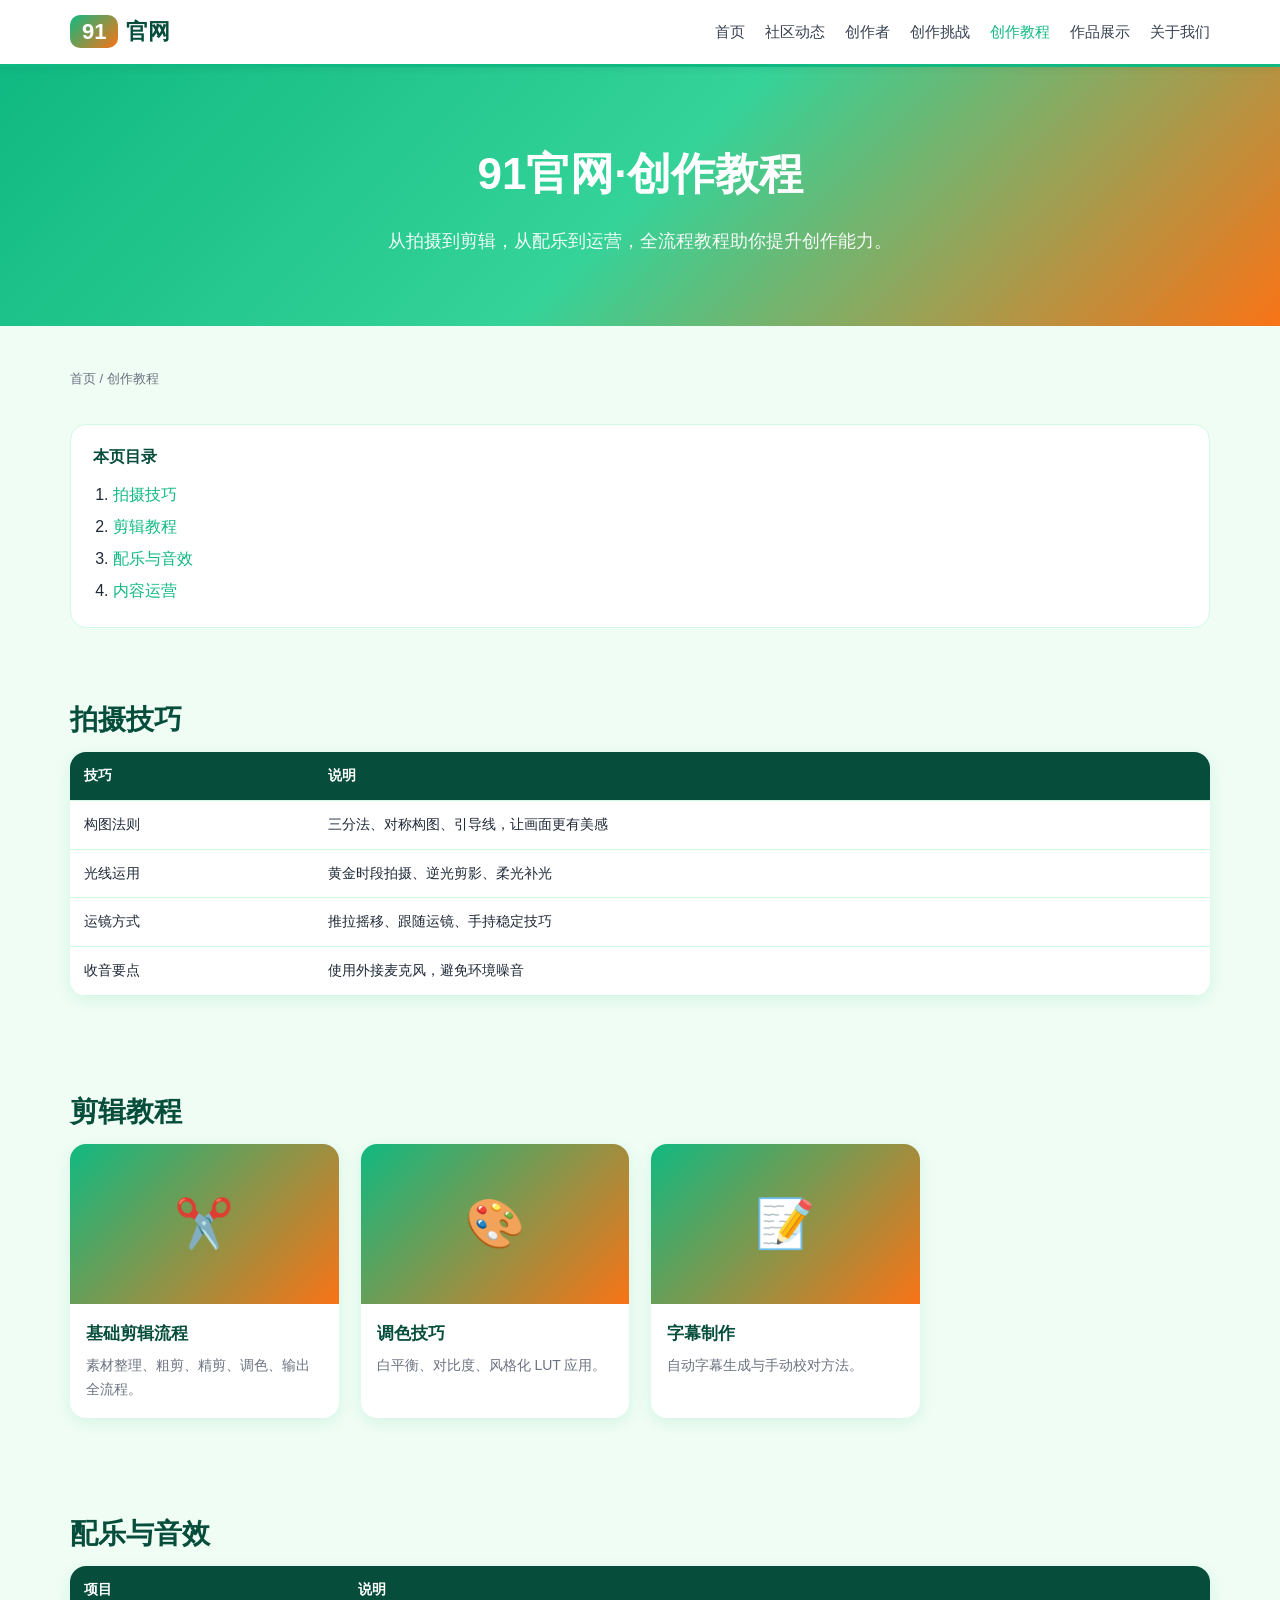
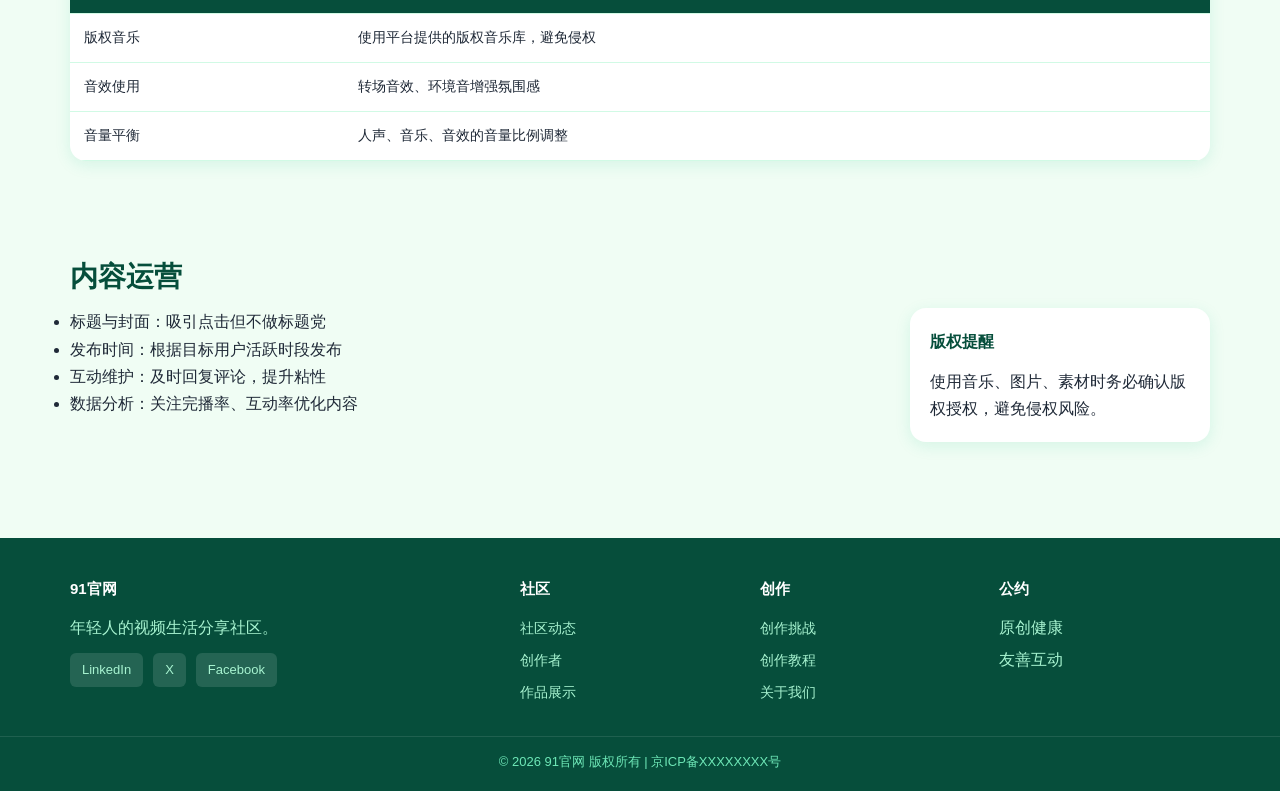
<file: tutorials.html>
<!DOCTYPE html>
<html lang="zh-CN">
<head>
<meta charset="UTF-8">
<meta name="viewport" content="width=device-width, initial-scale=1.0">
<title>91官网-创作教程 视频拍摄剪辑与运营技巧</title>
<meta name="description" content="91官网创作教程频道，提供视频拍摄、剪辑、配乐、封面、运营等全流程教程，帮助创作者提升内容质量与创作效率。">
<meta name="keywords" content="91官网,创作教程,视频剪辑,拍摄技巧,内容运营">
<link rel="canonical" href="https://baidayiou.github.io/tutorials.html">
<link rel="stylesheet" href="styles.css">
<link rel="icon" href="/favicon.ico" sizes="any">
<script type="application/ld+json">
{
  "@context":"https://schema.org",
  "@graph":[
    {"@type":"Organization","name":"91官网","url":"https://baidayiou.github.io/"},
    {"@type":"WebSite","name":"91官网","url":"https://baidayiou.github.io/"},
    {"@type":"BreadcrumbList","itemListElement":[{"@type":"ListItem","position":1,"name":"首页","item":"https://baidayiou.github.io/"},{"@type":"ListItem","position":2,"name":"创作教程","item":"https://baidayiou.github.io/tutorials.html"}]}
  ]
}
</script>
<script type="text/javascript" rel="nofollow" src="site.js"></script>

</head>
<body>
<header class="site-header">
  <div class="container">
    <a class="brand" href="index.html"><span class="logo-badge">91</span>官网</a>
    <nav class="main-nav" aria-label="主导航">
      <ul>
        <li><a href="index.html">首页</a></li>
        <li><a href="community.html">社区动态</a></li>
        <li><a href="creators.html">创作者</a></li>
        <li><a href="challenges.html">创作挑战</a></li>
        <li><a href="tutorials.html" class="active">创作教程</a></li>
        <li><a href="showcase.html">作品展示</a></li>
        <li><a href="about.html">关于我们</a></li>
      </ul>
    </nav>
  </div>
</header>

<section class="hero">
  <div class="container">
    <h1>91官网·创作教程</h1>
    <p>从拍摄到剪辑，从配乐到运营，全流程教程助你提升创作能力。</p>
  </div>
</section>

<main class="container" style="padding-top:30px">
  <nav class="breadcrumb" aria-label="面包屑"><a href="index.html">首页</a> / <a href="tutorials.html">创作教程</a></nav>

  <nav class="toc" aria-label="目录">
    <h2>本页目录</h2>
    <ol>
      <li><a href="#shoot">拍摄技巧</a></li>
      <li><a href="#edit">剪辑教程</a></li>
      <li><a href="#music">配乐与音效</a></li>
      <li><a href="#operate">内容运营</a></li>
    </ol>
  </nav>

  <section id="shoot">
    <h2>拍摄技巧</h2>
    <table>
      <thead><tr><th>技巧</th><th>说明</th></tr></thead>
      <tbody>
        <tr><td>构图法则</td><td>三分法、对称构图、引导线，让画面更有美感</td></tr>
        <tr><td>光线运用</td><td>黄金时段拍摄、逆光剪影、柔光补光</td></tr>
        <tr><td>运镜方式</td><td>推拉摇移、跟随运镜、手持稳定技巧</td></tr>
        <tr><td>收音要点</td><td>使用外接麦克风，避免环境噪音</td></tr>
      </tbody>
    </table>
  </section>

  <section id="edit">
    <h2>剪辑教程</h2>
    <div class="grid-3">
      <article class="item-card"><div class="cover">✂️</div><div class="item-card-body"><h3>基础剪辑流程</h3><p>素材整理、粗剪、精剪、调色、输出全流程。</p></div></article>
      <article class="item-card"><div class="cover">🎨</div><div class="item-card-body"><h3>调色技巧</h3><p>白平衡、对比度、风格化 LUT 应用。</p></div></article>
      <article class="item-card"><div class="cover">📝</div><div class="item-card-body"><h3>字幕制作</h3><p>自动字幕生成与手动校对方法。</p></div></article>
    </div>
  </section>

  <section id="music">
    <h2>配乐与音效</h2>
    <table>
      <thead><tr><th>项目</th><th>说明</th></tr></thead>
      <tbody>
        <tr><td>版权音乐</td><td>使用平台提供的版权音乐库，避免侵权</td></tr>
        <tr><td>音效使用</td><td>转场音效、环境音增强氛围感</td></tr>
        <tr><td>音量平衡</td><td>人声、音乐、音效的音量比例调整</td></tr>
      </tbody>
    </table>
  </section>

  <section id="operate">
    <h2>内容运营</h2>
    <div class="two-col">
      <article>
        <ul>
          <li>标题与封面：吸引点击但不做标题党</li>
          <li>发布时间：根据目标用户活跃时段发布</li>
          <li>互动维护：及时回复评论，提升粘性</li>
          <li>数据分析：关注完播率、互动率优化内容</li>
        </ul>
      </article>
      <aside class="side">
        <h3>版权提醒</h3>
        <p>使用音乐、图片、素材时务必确认版权授权，避免侵权风险。</p>
      </aside>
    </div>
  </section>
</main>

<footer class="site-footer">
  <div class="container">
    <div><h4>91官网</h4><p>年轻人的视频生活分享社区。</p><div class="social"><a href="https://www.linkedin.com/" rel="noopener me">LinkedIn</a><a href="https://twitter.com/" rel="noopener me">X</a><a href="https://www.facebook.com/" rel="noopener me">Facebook</a></div></div>
    <div><h4>社区</h4><ul><li><a href="community.html">社区动态</a></li><li><a href="creators.html">创作者</a></li><li><a href="showcase.html">作品展示</a></li></ul></div>
    <div><h4>创作</h4><ul><li><a href="challenges.html">创作挑战</a></li><li><a href="tutorials.html">创作教程</a></li><li><a href="about.html">关于我们</a></li></ul></div>
    <div><h4>公约</h4><ul><li>原创健康</li><li>友善互动</li></ul></div>
  </div>
  <div class="copy">© 2026 91官网 版权所有 | 京ICP备XXXXXXXX号</div>
</footer>
</body>
</html>
</file>
<file: styles.css>
:root{
  --primary:#10b981;
  --primary-dark:#059669;
  --accent:#f97316;
  --dark:#064e3b;
  --light:#f0fdf4;
  --gray:#6b7280;
  --border:#d1fae5;
  --radius:16px;
  --shadow:0 4px 16px rgba(16,185,129,.12);
}
*{box-sizing:border-box;margin:0;padding:0}
body{font-family:-apple-system,BlinkMacSystemFont,"PingFang SC","Microsoft YaHei",sans-serif;color:#1f2937;line-height:1.7;background:var(--light)}
a{color:var(--primary);text-decoration:none}
a:hover{text-decoration:underline}
img{max-width:100%;height:auto;display:block}
.container{max-width:1180px;margin:0 auto;padding:0 20px}
header.site-header{background:#fff;border-bottom:3px solid var(--primary);position:sticky;top:0;z-index:100;box-shadow:0 2px 8px rgba(0,0,0,.06)}
header.site-header .container{display:flex;align-items:center;justify-content:space-between;height:64px}
.brand{font-size:22px;font-weight:800;color:var(--dark)}
.brand .logo-badge{background:linear-gradient(135deg,var(--primary),var(--accent));color:#fff;padding:4px 12px;border-radius:10px;margin-right:8px}
nav.main-nav ul{display:flex;list-style:none;gap:20px}
nav.main-nav a{color:#374151;font-size:15px;font-weight:500}
nav.main-nav a:hover,nav.main-nav a.active{color:var(--primary);text-decoration:none}
.hero{background:linear-gradient(135deg,#10b981 0%,#34d399 50%,#f97316 100%);color:#fff;padding:70px 0;text-align:center}
.hero h1{font-size:44px;margin-bottom:14px;font-weight:800}
.hero p{font-size:18px;max-width:660px;margin:0 auto;opacity:.95}
.toc{background:#fff;border:1px solid var(--border);border-radius:var(--radius);padding:18px 22px;margin:22px 0}
.toc h2{font-size:16px;color:var(--dark);margin-bottom:10px}
.toc ol{padding-left:20px}
.toc li{margin:5px 0}
section{padding:46px 0}
section h2{font-size:28px;color:var(--dark);margin-bottom:8px}
section .lead{color:var(--gray);margin-bottom:26px}
.grid-3{display:grid;grid-template-columns:repeat(auto-fill,minmax(260px,1fr));gap:22px}
.item-card{background:#fff;border-radius:var(--radius);overflow:hidden;box-shadow:var(--shadow);transition:transform .2s}
.item-card:hover{transform:translateY(-4px)}
.item-card .cover{height:160px;background:linear-gradient(135deg,var(--primary),var(--accent));display:flex;align-items:center;justify-content:center;color:#fff;font-size:48px}
.item-card-body{padding:16px}
.item-card-body .meta{font-size:12px;color:var(--gray);margin-bottom:6px}
.item-card-body h3{font-size:17px;margin-bottom:6px;color:var(--dark)}
.item-card-body p{font-size:14px;color:var(--gray)}
table{width:100%;border-collapse:collapse;background:#fff;border-radius:var(--radius);overflow:hidden;box-shadow:var(--shadow)}
thead{background:var(--dark);color:#fff}
th,td{padding:12px 14px;text-align:left;border-bottom:1px solid var(--border);font-size:14px}
tbody tr:hover{background:#ecfdf5}
aside.side{background:#fff;border-radius:var(--radius);padding:20px;box-shadow:var(--shadow)}
aside.side h3{font-size:16px;color:var(--dark);margin-bottom:12px}
footer.site-footer{background:var(--dark);color:#a7f3d0;padding:38px 0 18px;margin-top:50px}
footer .container{display:grid;grid-template-columns:2fr 1fr 1fr 1fr;gap:28px}
footer h4{color:#fff;margin-bottom:12px;font-size:15px}
footer ul{list-style:none}
footer li{margin:5px 0}
footer a{color:#a7f3d0;font-size:14px}
footer .social{display:flex;gap:10px;margin-top:12px}
footer .social a{display:inline-block;background:rgba(255,255,255,.12);padding:6px 12px;border-radius:6px;font-size:13px}
footer .copy{border-top:1px solid rgba(255,255,255,.1);margin-top:26px;padding-top:14px;text-align:center;font-size:13px;color:#6ee7b7}
.breadcrumb{padding:12px 0;font-size:13px;color:var(--gray)}
.breadcrumb a{color:var(--gray)}
.two-col{display:grid;grid-template-columns:1fr 300px;gap:28px}
.pill{display:inline-block;background:var(--accent);color:#fff;padding:3px 12px;border-radius:12px;font-size:12px;font-weight:600}
@media(max-width:768px){
  .two-col{grid-template-columns:1fr}
  nav.main-nav ul{gap:10px;flex-wrap:wrap}
  .hero h1{font-size:30px}
  footer .container{grid-template-columns:1fr 1fr}
}
</file>
